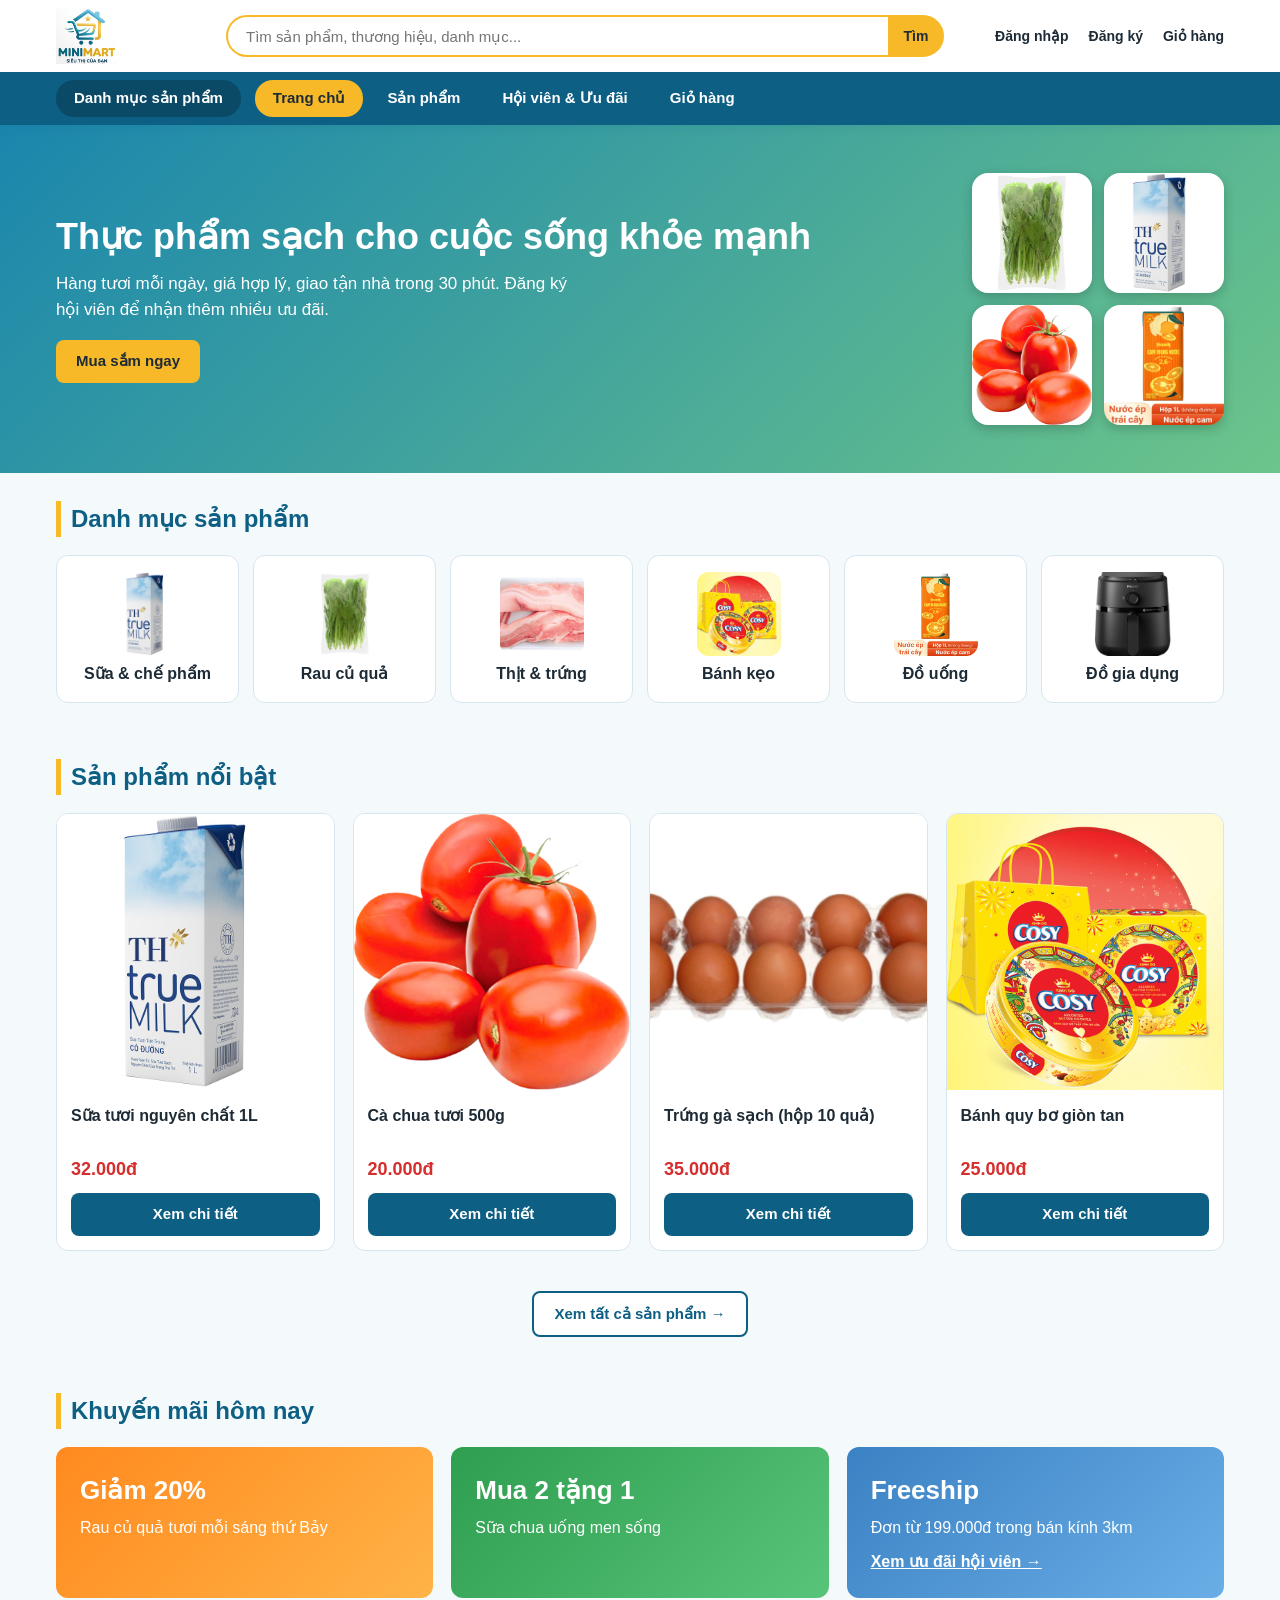
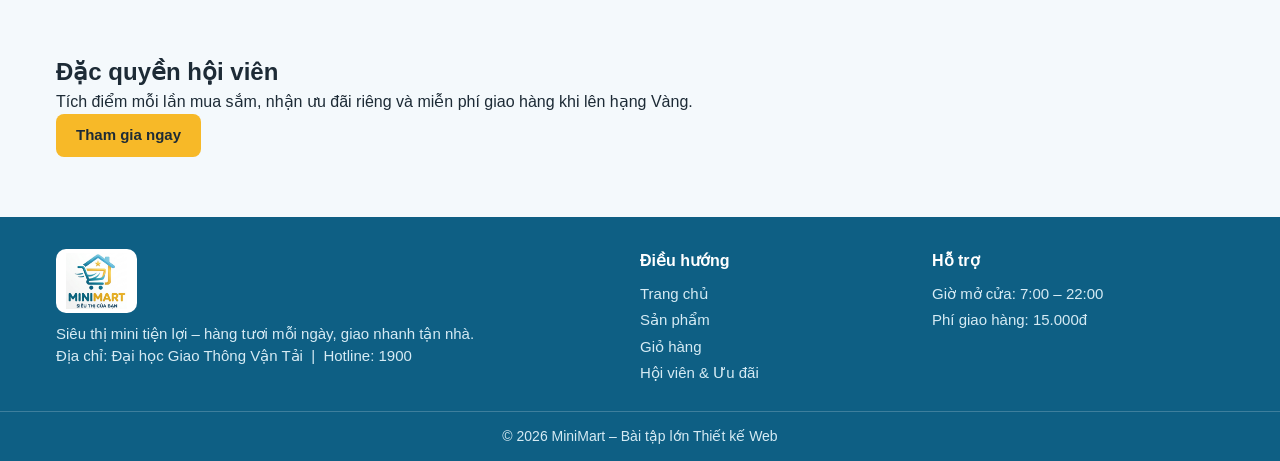
<file: index.html>
<!DOCTYPE html>
<html lang="vi">
<head>
  <meta charset="UTF-8">
  <meta name="viewport" content="width=device-width, initial-scale=1.0">
  <title>MiniMart – Siêu thị mini tiện lợi</title>
 
  <link rel="stylesheet" href="css/style.css">
  <link rel="stylesheet" href="css/home.css">
</head>
<body>

  <!-- ===== HEADER (mẫu chung) ===== -->
  <header class="header">
    <div class="container top-bar">
      <a href="index.html" class="logo"><img src="images/logo-mark.png" alt="MiniMart – Siêu thị của bạn"></a>
      <form class="o-tim-header" action="products.html">
        <input type="text" name="q" placeholder="Tìm sản phẩm, thương hiệu, danh mục..." aria-label="Tìm sản phẩm">
        <button type="submit">Tìm</button>
      </form>
      <div class="tk-gio">
        <a href="dang-nhap.html">Đăng nhập</a>
        <a href="dang-ky.html">Đăng ký</a>
        <a href="cart.html">Giỏ hàng</a>
      </div>
      <button class="menu-btn" onclick="doiMenu()" aria-label="Mở menu">☰</button>
    </div>
    <div class="thanh-nav">
      <div class="container">
        <nav id="menu" class="nav">
          <a href="products.html" class="nav-dm">Danh mục sản phẩm</a>
          <a href="index.html" class="active">Trang chủ</a>
          <a href="products.html">Sản phẩm</a>
          <a href="member.html">Hội viên &amp; Ưu đãi</a>
          <a href="cart.html">Giỏ hàng</a>
        </nav>
      </div>
    </div>
  </header>

  <main>
    <!-- ===== BANNER ===== -->
    <section class="banner">
      <div class="container banner-inner">
        <div class="banner-chu">
          <h1>Thực phẩm sạch cho cuộc sống khỏe mạnh</h1>
          <p>Hàng tươi mỗi ngày, giá hợp lý, giao tận nhà trong 30 phút. Đăng ký hội viên để nhận thêm nhiều ưu đãi.</p>
          <a href="products.html" class="btn btn-vang">Mua sắm ngay</a>
        </div>
        <div class="banner-hinh">
          <img src="images/products/rau-cai-xanh.png" alt="Rau cải">
          <img src="images/products/sua-tuoi-1l.png" alt="Sữa tươi">
          <img src="images/products/ca-chua.png" alt="Cà chua">
          <img src="images/products/nuoc-cam-ep.png" alt="Nước cam">
        </div>
      </div>
    </section>

    <!-- ===== DANH MỤC ===== -->
    <section>
      <div class="container">
        <h2 class="tieu-de">Danh mục sản phẩm</h2>
        <div class="luoi-dm">
          <a href="products.html" class="dm"><img src="images/products/sua-tuoi-1l.png" alt="Sữa &amp; chế phẩm">Sữa &amp; chế phẩm</a>
          <a href="products.html" class="dm"><img src="images/products/rau-cai-xanh.png" alt="Rau củ quả">Rau củ quả</a>
          <a href="products.html" class="dm"><img src="images/products/thi-lon.png" alt="Thịt &amp; trứng">Thịt &amp; trứng</a>
          <a href="products.html" class="dm"><img src="images/products/banh-quy-bo.png" alt="Bánh kẹo">Bánh kẹo</a>
          <a href="products.html" class="dm"><img src="images/products/nuoc-cam-ep.png" alt="Đồ uống">Đồ uống</a>
          <a href="products.html" class="dm"><img src="images/products/noi-chien.png" alt="Đồ gia dụng">Đồ gia dụng</a>
        </div>
      </div>
    </section>

    <!-- ===== SẢN PHẨM NỔI BẬT ===== -->
    <section>
      <div class="container">
        <h2 class="tieu-de">Sản phẩm nổi bật</h2>
        <div class="luoi-sp">
          <div class="card">
            <div class="card-anh"><img src="images/products/sua-tuoi-1l.png" alt="Sữa tươi nguyên chất 1L"></div>
            <div class="card-noidung">
              <div class="card-ten">Sữa tươi nguyên chất 1L</div>
              <div class="card-gia">32.000đ</div>
              <a href="product-detail.html" class="btn">Xem chi tiết</a>
            </div>
          </div>
          <div class="card">
            <div class="card-anh"><img src="images/products/ca-chua.png" alt="Cà chua tươi 500g"></div>
            <div class="card-noidung">
              <div class="card-ten">Cà chua tươi 500g</div>
              <div class="card-gia">20.000đ</div>
              <a href="product-detail.html" class="btn">Xem chi tiết</a>
            </div>
          </div>
          <div class="card">
            <div class="card-anh"><img src="images/products/trung- ga.png" alt="Trứng gà sạch (hộp 10 quả)"></div>
            <div class="card-noidung">
              <div class="card-ten">Trứng gà sạch (hộp 10 quả)</div>
              <div class="card-gia">35.000đ</div>
              <a href="product-detail.html" class="btn">Xem chi tiết</a>
            </div>
          </div>
          <div class="card">
            <div class="card-anh"><img src="images/products/banh-quy-bo.png" alt="Bánh quy bơ giòn tan"></div>
            <div class="card-noidung">
              <div class="card-ten">Bánh quy bơ giòn tan</div>
              <div class="card-gia">25.000đ</div>
              <a href="product-detail.html" class="btn">Xem chi tiết</a>
            </div>
          </div>
        </div>
        <p class="xem-them"><a href="products.html" class="btn btn-vien">Xem tất cả sản phẩm →</a></p>
      </div>
    </section>

    <!-- ===== KHUYẾN MÃI ===== -->
    <section>
      <div class="container">
        <h2 class="tieu-de">Khuyến mãi hôm nay</h2>
        <div class="luoi-km">
          <div class="km km-1">
            <h3>Giảm 20%</h3>
            <p>Rau củ quả tươi mỗi sáng thứ Bảy</p>
          </div>
          <div class="km km-2">
            <h3>Mua 2 tặng 1</h3>
            <p>Sữa chua uống men sống</p>
          </div>
          <div class="km km-3">
            <h3>Freeship</h3>
            <p>Đơn từ 199.000đ trong bán kính 3km</p>
            <a href="member.html">Xem ưu đãi hội viên →</a>
          </div>
        </div>
      </div>
    </section>

    <!-- ===== ĐẶC QUYỀN HỘI VIÊN ===== -->
    <section>
      <div class="container">
        <div class="dac-quyen">
          <div class="dq-chu">
            <h2>Đặc quyền hội viên</h2>
            <p>Tích điểm mỗi lần mua sắm, nhận ưu đãi riêng và miễn phí giao hàng khi lên hạng Vàng.</p>
            <a href="member.html" class="btn btn-vang">Tham gia ngay</a>
          </div>
          
        </div>
      </div>
    </section>
  </main>

  <!-- ===== FOOTER (mẫu chung) ===== -->
  <footer class="footer">
    <div class="container footer-luoi">
      <div>
        <img class="logo-ft" src="images/logo-mark.png" alt="MiniMart – Siêu thị của bạn">
        <p>Siêu thị mini tiện lợi – hàng tươi mỗi ngày, giao nhanh tận nhà.</p>
        <p>Địa chỉ: Đại học Giao Thông Vận Tải  &nbsp;|&nbsp; Hotline: 1900 </p>
      </div>
      <div>
        <h4>Điều hướng</h4>
        <a href="index.html">Trang chủ</a>
        <a href="products.html">Sản phẩm</a>
        <a href="cart.html">Giỏ hàng</a>
        <a href="member.html">Hội viên &amp; Ưu đãi</a>
      </div>
      <div>
        <h4>Hỗ trợ</h4>
        <a href="#">Giờ mở cửa: 7:00 – 22:00</a>
        <a href="#">Phí giao hàng: 15.000đ</a>
      </div>
    </div>
    <div class="ban-quyen">© 2026 MiniMart – Bài tập lớn Thiết kế Web</div>
  </footer>
<script src="js/header.js"></script>
  <script src="js/home.js"></script>
</body>
</html>
</file>
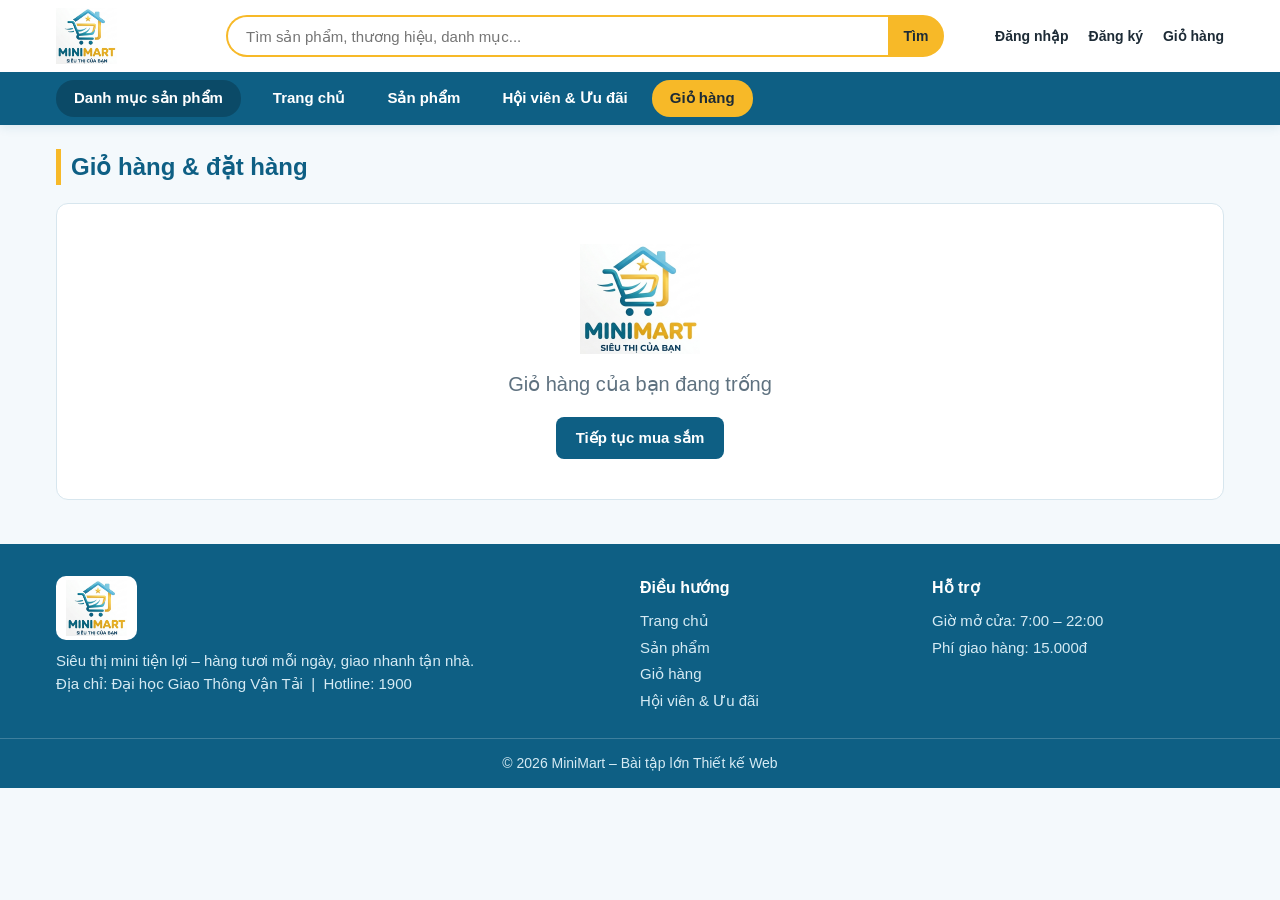
<file: cart.html>
<!DOCTYPE html>
<html lang="vi">
<head>
  <meta charset="UTF-8">
  <meta name="viewport" content="width=device-width, initial-scale=1.0">
  <title>Giỏ hàng – MiniMart</title>
  <link rel="icon" href="images/icons/favicon.svg" type="image/svg+xml">
  <link rel="stylesheet" href="css/style.css">
  <link rel="stylesheet" href="css/cart.css">
</head>
<body>


  <header class="header">
    <div class="container top-bar">
      <a href="index.html" class="logo"><img src="images/logo-mark.png" alt="MiniMart – Siêu thị của bạn"></a>
      <form class="o-tim-header" action="products.html">
        <input type="text" name="q" placeholder="Tìm sản phẩm, thương hiệu, danh mục..." aria-label="Tìm sản phẩm">
        <button type="submit">Tìm</button>
      </form>
      <div class="tk-gio">
        <a href="dang-nhap.html">Đăng nhập </a>
        <a href="dang-ky.html">Đăng ký</a>
        <a href="cart.html">Giỏ hàng</a>
      </div>
      <button class="menu-btn" onclick="doiMenu()" aria-label="Mở menu">☰</button>
    </div>
    <div class="thanh-nav">
      <div class="container">
        <nav id="menu" class="nav">
          <a href="products.html" class="nav-dm">Danh mục sản phẩm</a>
          <a href="index.html">Trang chủ</a>
          <a href="products.html">Sản phẩm</a>
          <a href="member.html">Hội viên &amp; Ưu đãi</a>
          <a href="cart.html" class="active">Giỏ hàng</a>
        </nav>
      </div>
    </div>
  </header>

  <main class="container">
    <h1 class="tieu-de">Giỏ hàng &amp; đặt hàng</h1>

    <!-- ===== GIỎ TRỐNG ===== -->
    <div id="gioTrong" class="gio-trong">
      <div class="icon"><img src="images/logo-mark.png" alt=""></div>
      <p>Giỏ hàng của bạn đang trống</p>
      <a href="products.html" class="btn">Tiếp tục mua sắm</a>
    </div>

    <!-- ===== ĐẶT HÀNG XONG ===== -->
    <div id="datXong" class="gio-trong">
      <div class="icon"><img src="images/logo-mark.png" alt=""></div>
      <p id="loiCamOn"></p>
      <a href="products.html" class="btn">Tiếp tục mua sắm</a>
    </div>

    <!-- ===== NỘI DUNG GIỎ ===== -->
    <div id="noiDungGio" class="cart-layout">

      <!-- Cột trái: bảng giỏ hàng -->
      <div class="cot-bang">
        <table class="bang-gio">
          <thead>
            <tr>
              <th>Sản phẩm</th>
              <th>Đơn giá</th>
              <th>Số lượng</th>
              <th>Thành tiền</th>
              <th></th>
            </tr>
          </thead>
          <tbody id="thanBang">
            <!-- Các dòng sản phẩm được JavaScript tạo từ giỏ hàng -->
          </tbody>
        </table>

        <!-- Form nhận hàng -->
        <div class="khung form-nhan">
          <h2>Thông tin nhận hàng</h2>
          <div class="nhom-form">
            <label for="ten">Họ và tên</label>
            <input type="text" id="ten" placeholder="Nguyễn Văn A">
            <span class="loi" id="loiTen"></span>
          </div>
          <div class="nhom-form">
            <label for="sdt">Số điện thoại</label>
            <input type="text" id="sdt" placeholder="0912345678" maxlength="10">
            <span class="loi" id="loiSdt"></span>
          </div>
          <div class="nhom-form">
            <label for="diachi">Địa chỉ nhận hàng</label>
            <textarea id="diachi" rows="2" placeholder="Số nhà, đường, phường/xã, quận/huyện"></textarea>
            <span class="loi" id="loiDiachi"></span>
          </div>
        </div>
      </div>

      <!-- Cột phải: tổng tiền -->
      <aside class="khung tong-tien">
        <h2>Tóm tắt đơn hàng</h2>
        <div class="dong-tien"><span>Tạm tính</span><span id="tamTinh">0đ</span></div>
        <div class="dong-tien"><span>Phí giao hàng</span><span id="phiGiao">15.000đ</span></div>
        <div class="dong-tien tong"><span>Tổng cộng</span><span id="tongTien">0đ</span></div>
        <button class="btn btn-vang nut-dat" onclick="datHang()">Đặt hàng</button>
        <div id="thanhCong" class="thanh-cong"></div>
        <a href="products.html" class="tiep-tuc">← Tiếp tục mua sắm</a>
      </aside>
    </div>
  </main>

  <!-- ===== FOOTER (mẫu chung) ===== -->
  <footer class="footer">
    <div class="container footer-luoi">
      <div>
        <img class="logo-ft" src="images/logo-mark.png" alt="MiniMart – Siêu thị của bạn">
        <p>Siêu thị mini tiện lợi – hàng tươi mỗi ngày, giao nhanh tận nhà.</p>
        <p>Địa chỉ: Đại học Giao Thông Vận Tải &nbsp;|&nbsp; Hotline: 1900</p>
      </div>
      <div>
        <h4>Điều hướng</h4>
        <a href="index.html">Trang chủ</a>
        <a href="products.html">Sản phẩm</a>
        <a href="cart.html">Giỏ hàng</a>
        <a href="member.html">Hội viên &amp; Ưu đãi</a>
      </div>
      <div>
        <h4>Hỗ trợ</h4>
        <a href="#">Giờ mở cửa: 7:00 – 22:00</a>
        <a href="#">Phí giao hàng: 15.000đ</a>
      </div>
    </div>
    <div class="ban-quyen">© 2026 MiniMart – Bài tập lớn Thiết kế Web</div>
  </footer>
  
  <script src="js/header.js"></script>
  <script src="js/cart.js"></script>
</body>
</html>
</file>
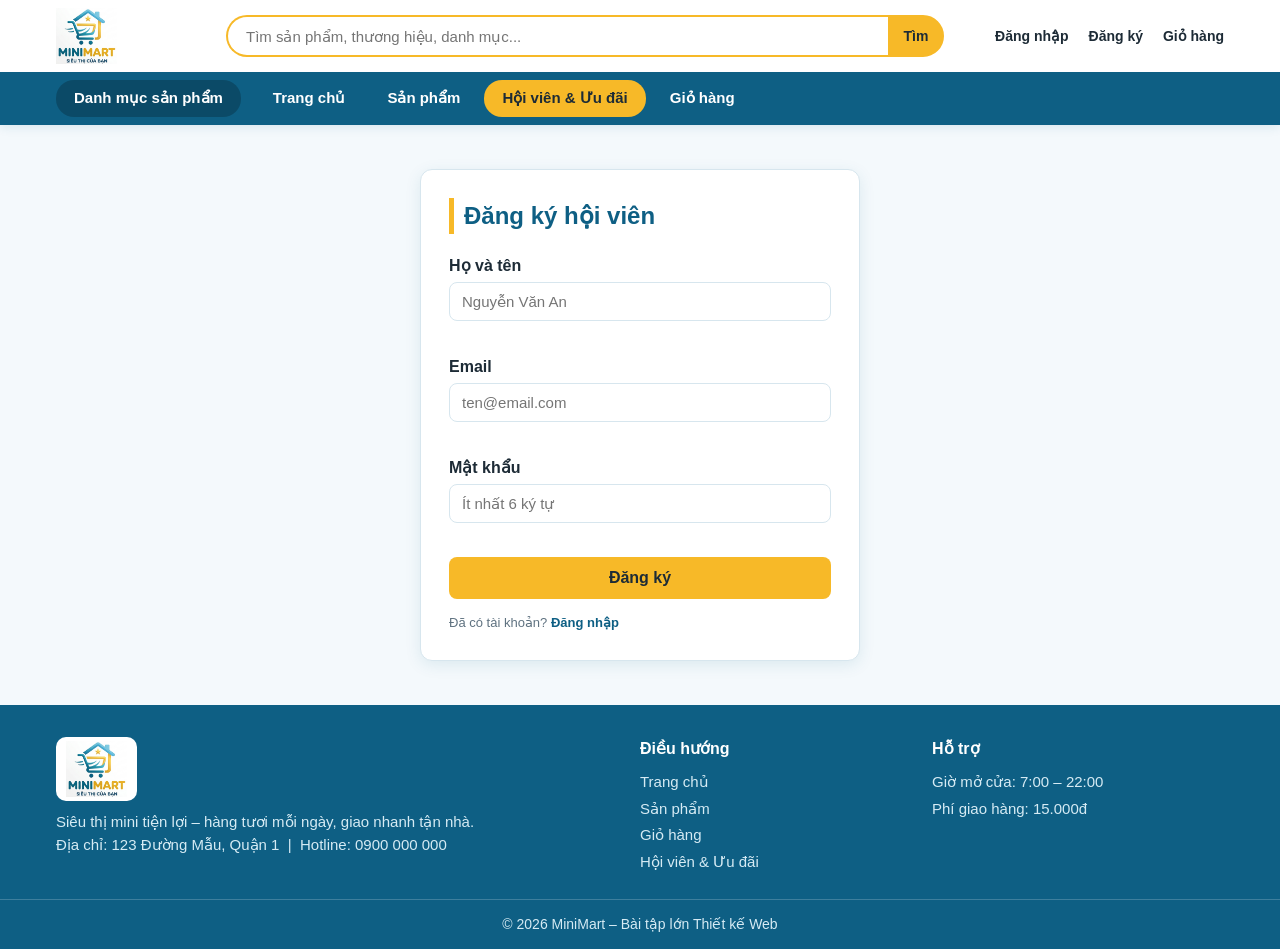
<file: dang-ki.html>
<!DOCTYPE html>
<html lang="vi">
<head>
  <meta charset="UTF-8">
  <meta name="viewport" content="width=device-width, initial-scale=1.0">
  <title>Đăng ký hội viên – MiniMart</title>
  <link rel="icon" href="images/icons/favicon.svg" type="image/svg+xml">
  <link rel="stylesheet" href="css/style.css">
  <link rel="stylesheet" href="css/member.css">
</head>
<body>

  <header class="header">
    <div class="container top-bar">
      <a href="index.html" class="logo"><img src="images/logo-mark.png" alt="MiniMart – Siêu thị của bạn"></a>
      <form class="o-tim-header" action="products.html">
        <input type="text" name="q" placeholder="Tìm sản phẩm, thương hiệu, danh mục..." aria-label="Tìm sản phẩm">
        <button type="submit">Tìm</button>
      </form>
      <div class="tk-gio">
        <a href="dang-nhap.html">Đăng nhập</a>
        <a href="dang-ky.html">Đăng ký</a>
        <a href="cart.html">Giỏ hàng</a>
      </div>
      <button class="menu-btn" onclick="doiMenu()" aria-label="Mở menu">☰</button>
    </div>
    <div class="thanh-nav">
      <div class="container">
        <nav id="menu" class="nav">
          <a href="products.html" class="nav-dm">Danh mục sản phẩm</a>
          <a href="index.html">Trang chủ</a>
          <a href="products.html">Sản phẩm</a>
          <a href="member.html" class="active">Hội viên &amp; Ưu đãi</a>
          <a href="cart.html">Giỏ hàng</a>
        </nav>
      </div>
    </div>
  </header>

  <main class="container">
    <form class="khung hop-form" onsubmit="return false;">
          <h3>Đăng ký hội viên</h3>
          <div class="nhom-form">
            <label for="dkTen">Họ và tên</label>
            <input type="text" id="dkTen" placeholder="Nguyễn Văn An">
            <span class="loi" id="loiDkTen"></span>
          </div>
          <div class="nhom-form">
            <label for="dkEmail">Email</label>
            <input type="text" id="dkEmail" placeholder="ten@email.com">
            <span class="loi" id="loiDkEmail"></span>
          </div>
          <div class="nhom-form">
            <label for="dkMatKhau">Mật khẩu</label>
            <input type="password" id="dkMatKhau" placeholder="Ít nhất 6 ký tự">
            <span class="loi" id="loiDkMatKhau"></span>
          </div>
          <button type="button" class="btn btn-vang" onclick="dangKy()">Đăng ký</button>
          <div id="dkThanhCong" class="thanh-cong"></div>
          <p class="goi-y">Đã có tài khoản? <a href="dang-nhap.html">Đăng nhập</a></p>
        </form>
  </main>

  <footer class="footer">
    <div class="container footer-luoi">
      <div>
        <img class="logo-ft" src="images/logo-mark.png" alt="MiniMart – Siêu thị của bạn">
        <p>Siêu thị mini tiện lợi – hàng tươi mỗi ngày, giao nhanh tận nhà.</p>
        <p>Địa chỉ: 123 Đường Mẫu, Quận 1 &nbsp;|&nbsp; Hotline: 0900 000 000</p>
      </div>
      <div>
        <h4>Điều hướng</h4>
        <a href="index.html">Trang chủ</a>
        <a href="products.html">Sản phẩm</a>
        <a href="cart.html">Giỏ hàng</a>
        <a href="member.html">Hội viên &amp; Ưu đãi</a>
      </div>
      <div>
        <h4>Hỗ trợ</h4>
        <a href="#">Giờ mở cửa: 7:00 – 22:00</a>
        <a href="#">Phí giao hàng: 15.000đ</a>
      </div>
    </div>
    <div class="ban-quyen">© 2026 MiniMart – Bài tập lớn Thiết kế Web</div>
  </footer>

  <script src="js/member.js"></script>
</body>
</html>
</file>
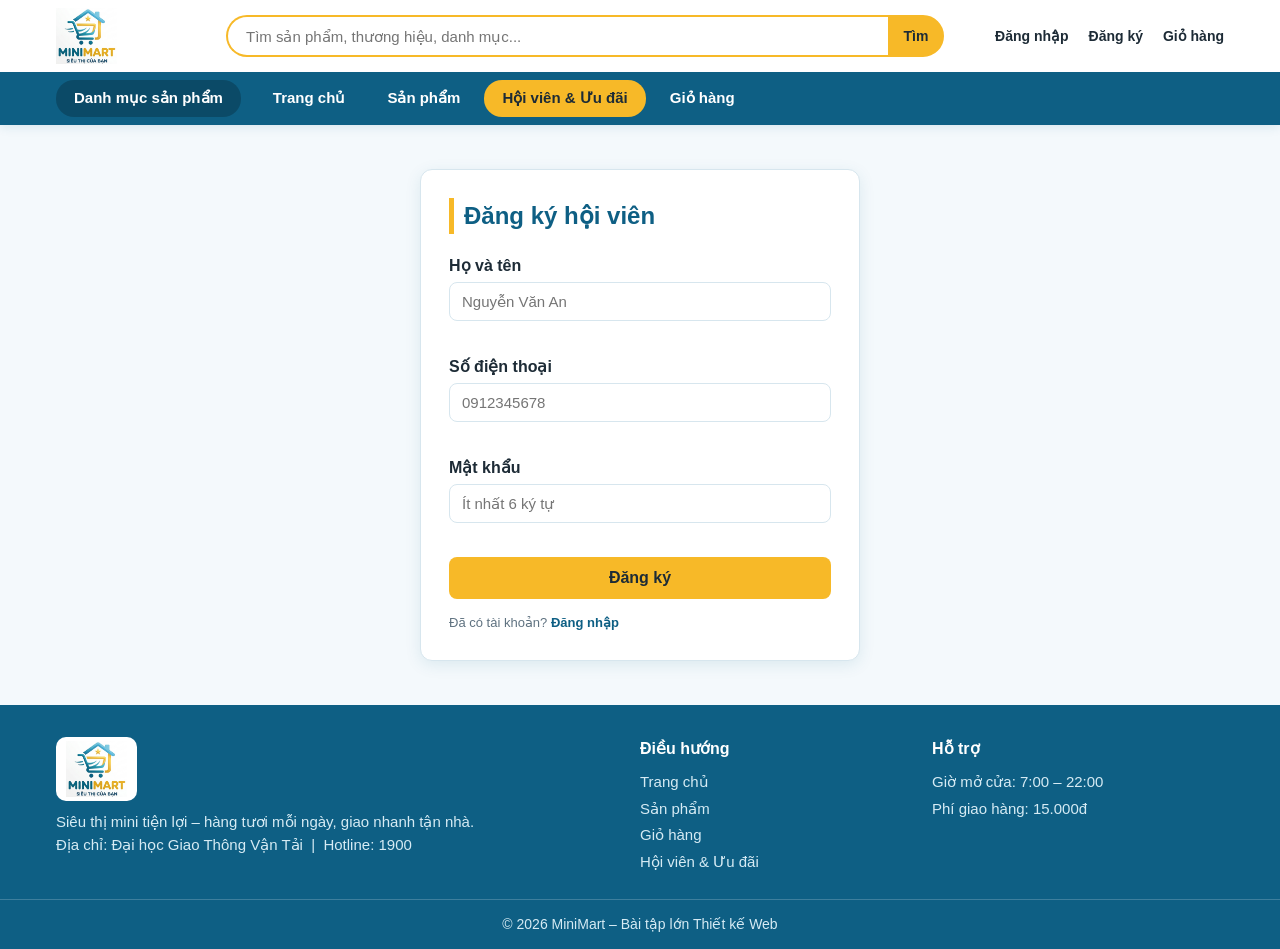
<file: dang-ky.html>
<!DOCTYPE html>
<html lang="vi">
<head>
  <meta charset="UTF-8">
  <meta name="viewport" content="width=device-width, initial-scale=1.0">
  <title>Đăng ký hội viên – MiniMart</title>
  <link rel="icon" href="images/icons/favicon.svg" type="image/svg+xml">
  <link rel="stylesheet" href="css/style.css">
  <link rel="stylesheet" href="css/member.css">
</head>
<body>

  <header class="header">
    <div class="container top-bar">
      <a href="index.html" class="logo"><img src="images/logo-mark.png" alt="MiniMart – Siêu thị của bạn"></a>
      <form class="o-tim-header" action="products.html">
        <input type="text" name="q" placeholder="Tìm sản phẩm, thương hiệu, danh mục..." aria-label="Tìm sản phẩm">
        <button type="submit">Tìm</button>
      </form>
      <div class="tk-gio">
        <a href="dang-nhap.html">Đăng nhập</a>
        <a href="dang-ky.html">Đăng ký</a>
        <a href="cart.html">Giỏ hàng</a>
      </div>
      <button class="menu-btn" onclick="doiMenu()" aria-label="Mở menu">☰</button>
    </div>
    <div class="thanh-nav">
      <div class="container">
        <nav id="menu" class="nav">
          <a href="products.html" class="nav-dm">Danh mục sản phẩm</a>
          <a href="index.html">Trang chủ</a>
          <a href="products.html">Sản phẩm</a>
          <a href="member.html" class="active">Hội viên &amp; Ưu đãi</a>
          <a href="cart.html">Giỏ hàng</a>
        </nav>
      </div>
    </div>
  </header>

  <main class="container">
    <form class="khung hop-form" onsubmit="return false;">
          <h3>Đăng ký hội viên</h3>
          <div class="nhom-form">
            <label for="dkTen">Họ và tên</label>
            <input type="text" id="dkTen" placeholder="Nguyễn Văn An">
            <span class="loi" id="loiDkTen"></span>
          </div>
          <div class="nhom-form">
            <label for="dkSdt">Số điện thoại</label>
            <input type="text" id="dkSdt" placeholder="0912345678" maxlength="10" inputmode="numeric">
            <span class="loi" id="loiDkSdt"></span>
          </div>
          <div class="nhom-form">
            <label for="dkMatKhau">Mật khẩu</label>
            <input type="password" id="dkMatKhau" placeholder="Ít nhất 6 ký tự">
            <span class="loi" id="loiDkMatKhau"></span>
          </div>
          <button type="button" class="btn btn-vang" onclick="dangKy()">Đăng ký</button>
          <div id="dkThanhCong" class="thanh-cong"></div>
          <p class="goi-y">Đã có tài khoản? <a href="dang-nhap.html">Đăng nhập</a></p>
        </form>
  </main>

  <footer class="footer">
    <div class="container footer-luoi">
      <div>
        <img class="logo-ft" src="images/logo-mark.png" alt="MiniMart – Siêu thị của bạn">
        <p>Siêu thị mini tiện lợi – hàng tươi mỗi ngày, giao nhanh tận nhà.</p>
        <p>Địa chỉ: Đại học Giao Thông Vận Tải &nbsp;|&nbsp; Hotline: 1900</p>
      </div>
      <div>
        <h4>Điều hướng</h4>
        <a href="index.html">Trang chủ</a>
        <a href="products.html">Sản phẩm</a>
        <a href="cart.html">Giỏ hàng</a>
        <a href="member.html">Hội viên &amp; Ưu đãi</a>
      </div>
      <div>
        <h4>Hỗ trợ</h4>
        <a href="#">Giờ mở cửa: 7:00 – 22:00</a>
        <a href="#">Phí giao hàng: 15.000đ</a>
      </div>
    </div>
    <div class="ban-quyen">© 2026 MiniMart – Bài tập lớn Thiết kế Web</div>
  </footer>

  <script src="js/header.js"></script>
  <script src="js/member.js"></script>
</body>
</html>
</file>
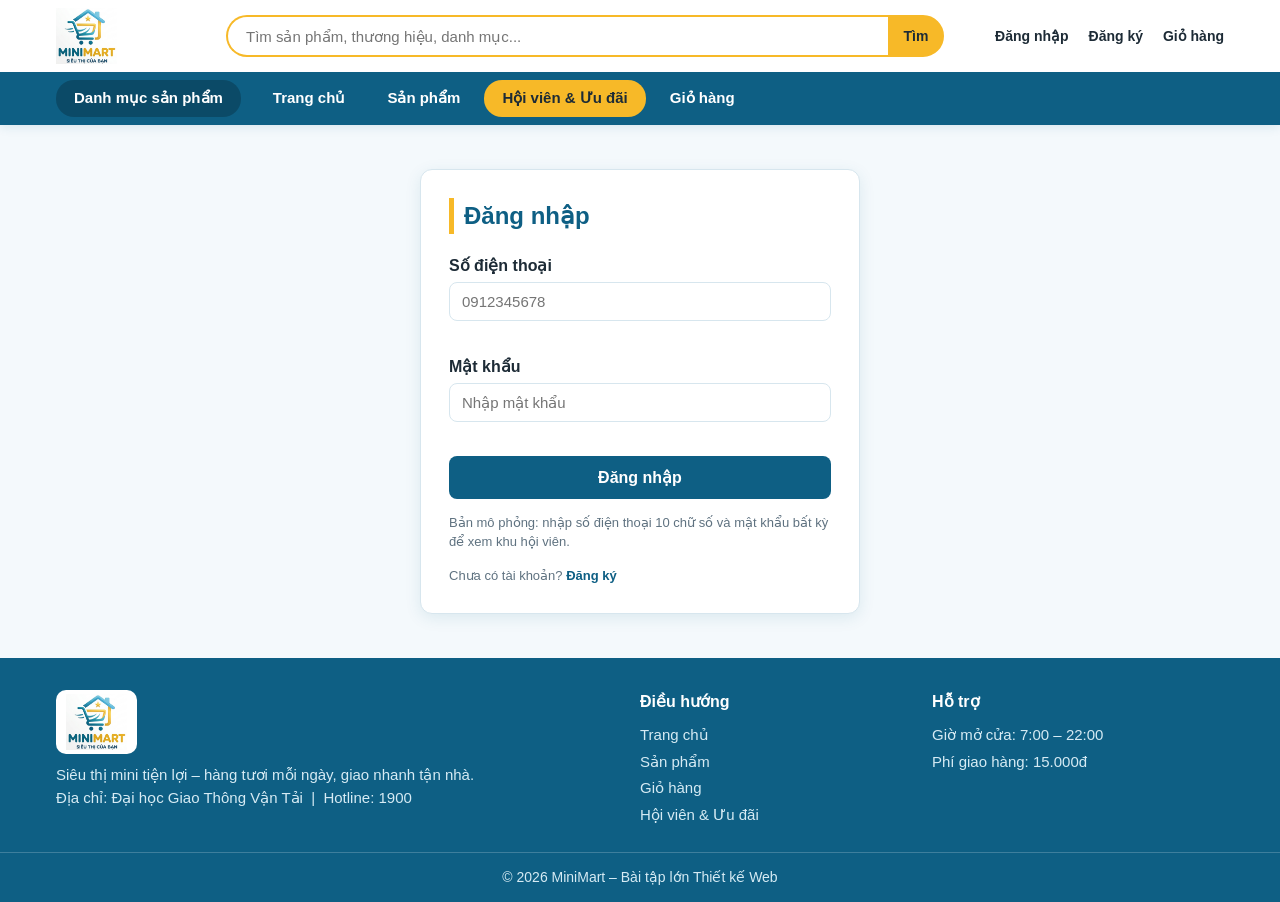
<file: dang-nhap.html>
<!DOCTYPE html>
<html lang="vi">
<head>
  <meta charset="UTF-8">
  <meta name="viewport" content="width=device-width, initial-scale=1.0">
  <title>Đăng nhập – MiniMart</title>
  <link rel="icon" href="images/icons/favicon.svg" type="image/svg+xml">
  <link rel="stylesheet" href="css/style.css">
  <link rel="stylesheet" href="css/member.css">
</head>
<body>

  <header class="header">
    <div class="container top-bar">
      <a href="index.html" class="logo"><img src="images/logo-mark.png" alt="MiniMart – Siêu thị của bạn"></a>
      <form class="o-tim-header" action="products.html">
        <input type="text" name="q" placeholder="Tìm sản phẩm, thương hiệu, danh mục..." aria-label="Tìm sản phẩm">
        <button type="submit">Tìm</button>
      </form>
      <div class="tk-gio">
        <a href="dang-nhap.html">Đăng nhập</a>
        <a href="dang-ky.html">Đăng ký</a>
        <a href="cart.html">Giỏ hàng</a>
      </div>
      <button class="menu-btn" onclick="doiMenu()" aria-label="Mở menu">☰</button>
    </div>
    <div class="thanh-nav">
      <div class="container">
        <nav id="menu" class="nav">
          <a href="products.html" class="nav-dm">Danh mục sản phẩm</a>
          <a href="index.html">Trang chủ</a>
          <a href="products.html">Sản phẩm</a>
          <a href="member.html" class="active">Hội viên &amp; Ưu đãi</a>
          <a href="cart.html">Giỏ hàng</a>
        </nav>
      </div>
    </div>
  </header>

  <main class="container">
    <form class="khung hop-form" onsubmit="return false;">
          <h3>Đăng nhập</h3>
          <div class="nhom-form">
            <label for="dnSdt">Số điện thoại</label>
            <input type="text" id="dnSdt" placeholder="0912345678" maxlength="10" inputmode="numeric">
            <span class="loi" id="loiDnSdt"></span>
          </div>
          <div class="nhom-form">
            <label for="dnMatKhau">Mật khẩu</label>
            <input type="password" id="dnMatKhau" placeholder="Nhập mật khẩu">
            <span class="loi" id="loiDnMatKhau"></span>
          </div>
          <button type="button" class="btn" onclick="dangNhap()">Đăng nhập</button>
          <p class="goi-y">Bản mô phỏng: nhập số điện thoại 10 chữ số và mật khẩu bất kỳ để xem khu hội viên.</p>
          <p class="goi-y">Chưa có tài khoản? <a href="dang-ky.html">Đăng ký</a></p>
        </form>
  </main>

  <footer class="footer">
    <div class="container footer-luoi">
      <div>
        <img class="logo-ft" src="images/logo-mark.png" alt="MiniMart – Siêu thị của bạn">
        <p>Siêu thị mini tiện lợi – hàng tươi mỗi ngày, giao nhanh tận nhà.</p>
        <p>Địa chỉ: Đại học Giao Thông Vận Tải &nbsp;|&nbsp; Hotline: 1900</p>
      </div>
      <div>
        <h4>Điều hướng</h4>
        <a href="index.html">Trang chủ</a>
        <a href="products.html">Sản phẩm</a>
        <a href="cart.html">Giỏ hàng</a>
        <a href="member.html">Hội viên &amp; Ưu đãi</a>
      </div>
      <div>
        <h4>Hỗ trợ</h4>
        <a href="#">Giờ mở cửa: 7:00 – 22:00</a>
        <a href="#">Phí giao hàng: 15.000đ</a>
      </div>
    </div>
    <div class="ban-quyen">© 2026 MiniMart – Bài tập lớn Thiết kế Web</div>
  </footer>

  <script src="js/header.js"></script>
  <script src="js/member.js"></script>
</body>
</html>
</file>
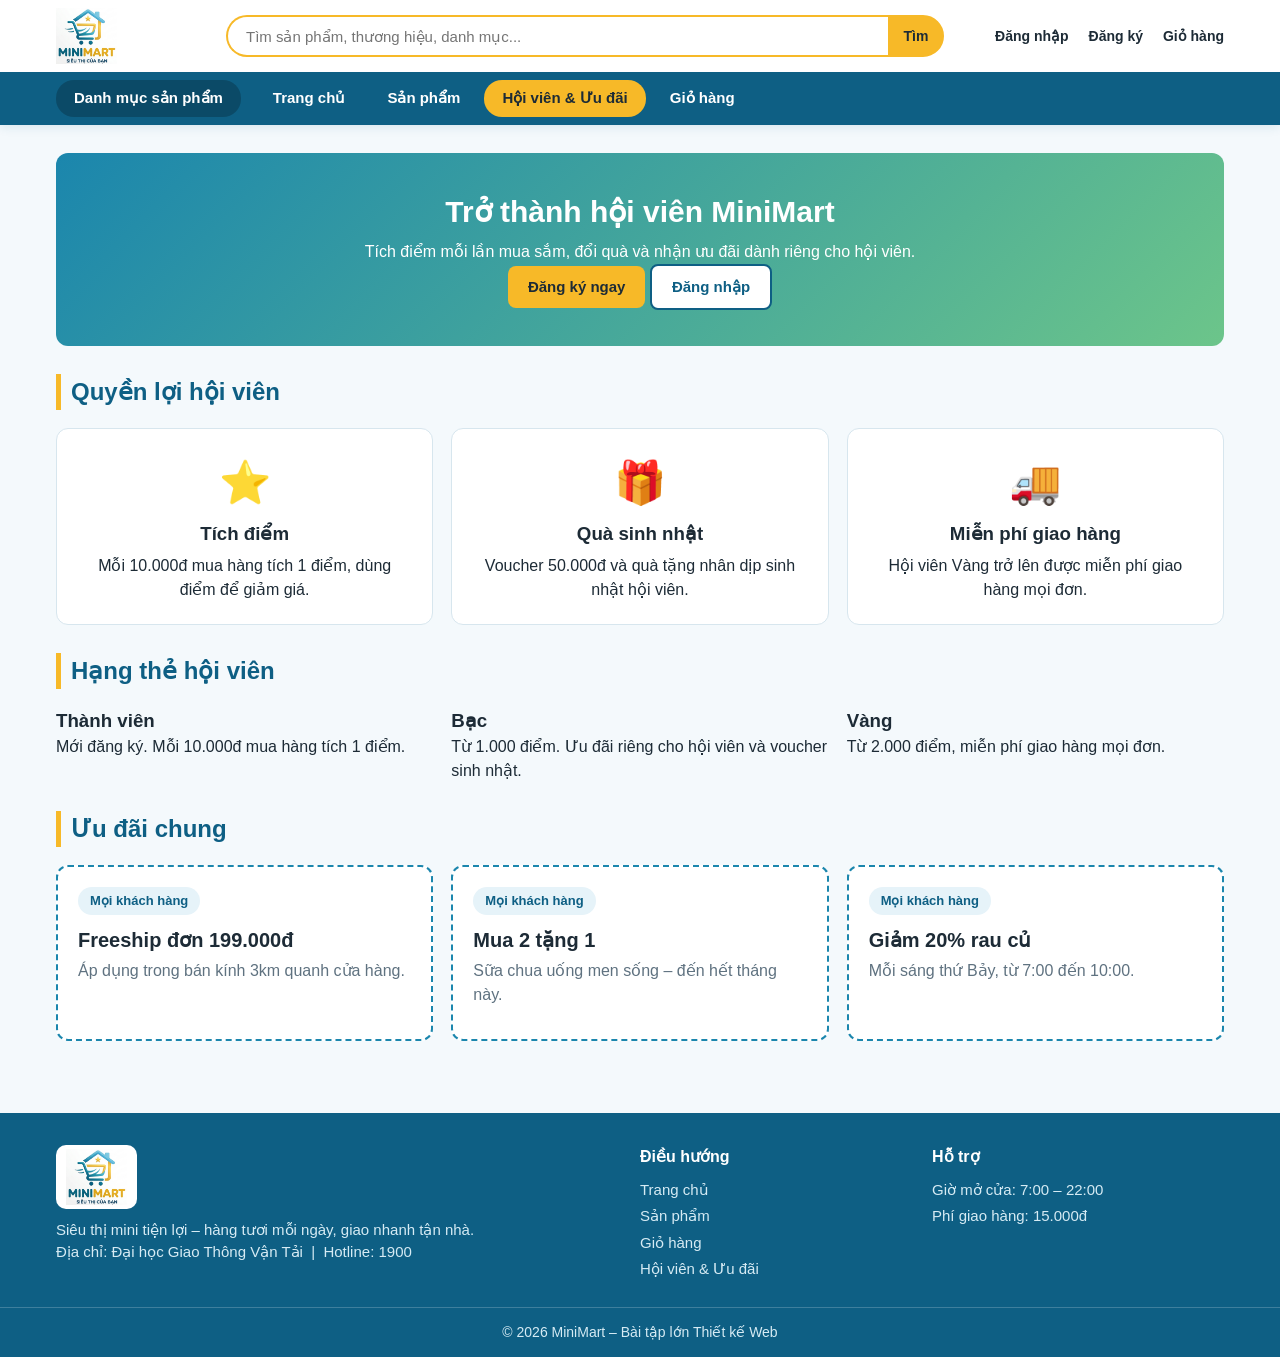
<file: member.html>
<!DOCTYPE html>
<html lang="vi">
<head>
  <meta charset="UTF-8">
  <meta name="viewport" content="width=device-width, initial-scale=1.0">
  <title>Hội viên &amp; Ưu đãi – MiniMart</title>
  <link rel="icon" href="images/icons/favicon.svg" type="image/svg+xml">
  <link rel="stylesheet" href="css/style.css">
  <link rel="stylesheet" href="css/member.css">
</head>
<body>

  <header class="header">
    <div class="container top-bar">
      <a href="index.html" class="logo"><img src="images/logo-mark.png" alt="MiniMart – Siêu thị của bạn"></a>
      <form class="o-tim-header" action="products.html">
        <input type="text" name="q" placeholder="Tìm sản phẩm, thương hiệu, danh mục..." aria-label="Tìm sản phẩm">
        <button type="submit">Tìm</button>
      </form>
      <div class="tk-gio">
        <a href="dang-nhap.html">Đăng nhập</a>
        <a href="dang-ky.html">Đăng ký</a>
        <a href="cart.html">Giỏ hàng</a>
      </div>
      <button class="menu-btn" onclick="doiMenu()" aria-label="Mở menu">☰</button>
    </div>
    <div class="thanh-nav">
      <div class="container">
        <nav id="menu" class="nav">
          <a href="products.html" class="nav-dm">Danh mục sản phẩm</a>
          <a href="index.html">Trang chủ</a>
          <a href="products.html">Sản phẩm</a>
          <a href="member.html" class="active">Hội viên &amp; Ưu đãi</a>
          <a href="cart.html">Giỏ hàng</a>
        </nav>
      </div>
    </div>
  </header>

  <main class="container">

    <div id="khuKhach">
      <section class="gioi-thieu">
        <h1>Trở thành hội viên MiniMart</h1>
        <p>Tích điểm mỗi lần mua sắm, đổi quà và nhận ưu đãi dành riêng cho hội viên.</p>
        <a href="dang-ky.html" class="btn btn-vang">Đăng ký ngay</a>
        <a href="dang-nhap.html" class="btn btn-vien">Đăng nhập</a>
      </section>

      <h2 class="tieu-de">Quyền lợi hội viên</h2>
      <div class="luoi-3">
        <div class="the-quyen"><div class="bieu-tuong">⭐</div><h3>Tích điểm</h3><p>Mỗi 10.000đ mua hàng tích 1 điểm, dùng điểm để giảm giá.</p></div>
        <div class="the-quyen"><div class="bieu-tuong">🎁</div><h3>Quà sinh nhật</h3><p>Voucher 50.000đ và quà tặng nhân dịp sinh nhật hội viên.</p></div>
        <div class="the-quyen"><div class="bieu-tuong">🚚</div><h3>Miễn phí giao hàng</h3><p>Hội viên Vàng trở lên được miễn phí giao hàng mọi đơn.</p></div>
      </div>

      <h2 class="tieu-de">Hạng thẻ hội viên</h2>
      <div class="luoi-3">
        <div class="the-hang"><h3>Thành viên</h3><p>Mới đăng ký. Mỗi 10.000đ mua hàng tích 1 điểm.</p></div>
        <div class="the-hang bac"><h3>Bạc</h3><p>Từ 1.000 điểm. Ưu đãi riêng cho hội viên và voucher sinh nhật.</p></div>
        <div class="the-hang vang"><h3>Vàng</h3><p>Từ 2.000 điểm, miễn phí giao hàng mọi đơn.</p></div>
      </div>
    </div>

    <div id="khuHoiVien" style="display: none;">
      <section class="chao-hoi-vien">
        <div>
          <h1>Xin chào, <span id="tenHV"></span></h1>
          
        </div>
        <button class="btn btn-vien" onclick="dangXuat()">Đăng xuất</button>
      </section>

      <div class="luoi-3">
        <div class="o-so"><span class="nhan-o">Điểm hiện có</span><span class="so-lon" id="diemHV">0</span><span class="phu">điểm</span></div>
        <div class="o-so"><span class="nhan-o">Hạng thẻ</span><span class="badge badge-tv" id="hangHV">Thành viên</span><span class="phu" id="hangPhu"></span></div>
        <div class="o-so"><span class="nhan-o">Thành viên từ</span><span class="so-lon nho" id="tuHV"></span><span class="phu" id="soDonHV"></span></div>
      </div>

      <h2 class="tieu-de">Ưu đãi riêng cho bạn</h2>
      <div class="luoi-3">
        <div class="the-uu-dai rieng"><span class="badge badge-cam">Riêng bạn</span><h3>Giảm 10%</h3><p>Toàn bộ rau củ quả – hết hạn 31/12</p><a href="products.html" class="btn">Mua ngay</a></div>
        <div class="the-uu-dai rieng"><span class="badge badge-cam">Riêng bạn</span><h3>Voucher 30.000đ</h3><p>Cho đơn từ 200.000đ – hết hạn 30/11</p><a href="cart.html" class="btn">Dùng ở giỏ hàng</a></div>
        <div class="the-uu-dai rieng"><span class="badge badge-cam">Riêng bạn</span><h3>Nhân đôi điểm</h3><p>Tích gấp đôi điểm cho nhóm đồ uống</p><a href="products.html" class="btn">Xem đồ uống</a></div>
      </div>

      <h2 class="tieu-de">Lịch sử mua hàng</h2>
      <div class="cuon-bang">
        <table class="bang-ls">
          <thead>
            <tr><th>Mã đơn</th><th>Ngày mua</th><th>Số món</th><th>Tổng tiền</th><th>Điểm tích</th></tr>
          </thead>
          <tbody id="thanLichSu"></tbody>
        </table>
      </div>
    </div>

    <section class="uu-dai-chung">
      <h2 class="tieu-de">Ưu đãi chung</h2>
      <div class="luoi-3">
        <div class="the-uu-dai"><span class="badge badge-xanh">Mọi khách hàng</span><h3>Freeship đơn 199.000đ</h3><p>Áp dụng trong bán kính 3km quanh cửa hàng.</p></div>
        <div class="the-uu-dai"><span class="badge badge-xanh">Mọi khách hàng</span><h3>Mua 2 tặng 1</h3><p>Sữa chua uống men sống – đến hết tháng này.</p></div>
        <div class="the-uu-dai"><span class="badge badge-xanh">Mọi khách hàng</span><h3>Giảm 20% rau củ</h3><p>Mỗi sáng thứ Bảy, từ 7:00 đến 10:00.</p></div>
      </div>
    </section>
  </main>

  <footer class="footer">
    <div class="container footer-luoi">
      <div>
        <img class="logo-ft" src="images/logo-mark.png" alt="MiniMart – Siêu thị của bạn">
        <p>Siêu thị mini tiện lợi – hàng tươi mỗi ngày, giao nhanh tận nhà.</p>
        <p>Địa chỉ: Đại học Giao Thông Vận Tải &nbsp;|&nbsp; Hotline: 1900</p>
      </div>
      <div>
        <h4>Điều hướng</h4>
        <a href="index.html">Trang chủ</a>
        <a href="products.html">Sản phẩm</a>
        <a href="cart.html">Giỏ hàng</a>
        <a href="member.html">Hội viên &amp; Ưu đãi</a>
      </div>
      <div>
        <h4>Hỗ trợ</h4>
        <a href="#">Giờ mở cửa: 7:00 – 22:00</a>
        <a href="#">Phí giao hàng: 15.000đ</a>
      </div>
    </div>
    <div class="ban-quyen">© 2026 MiniMart – Bài tập lớn Thiết kế Web</div>
  </footer>
  
  <script src="js/header.js"></script>
  <script src="js/member.js"></script>
</body>
</html>
</file>
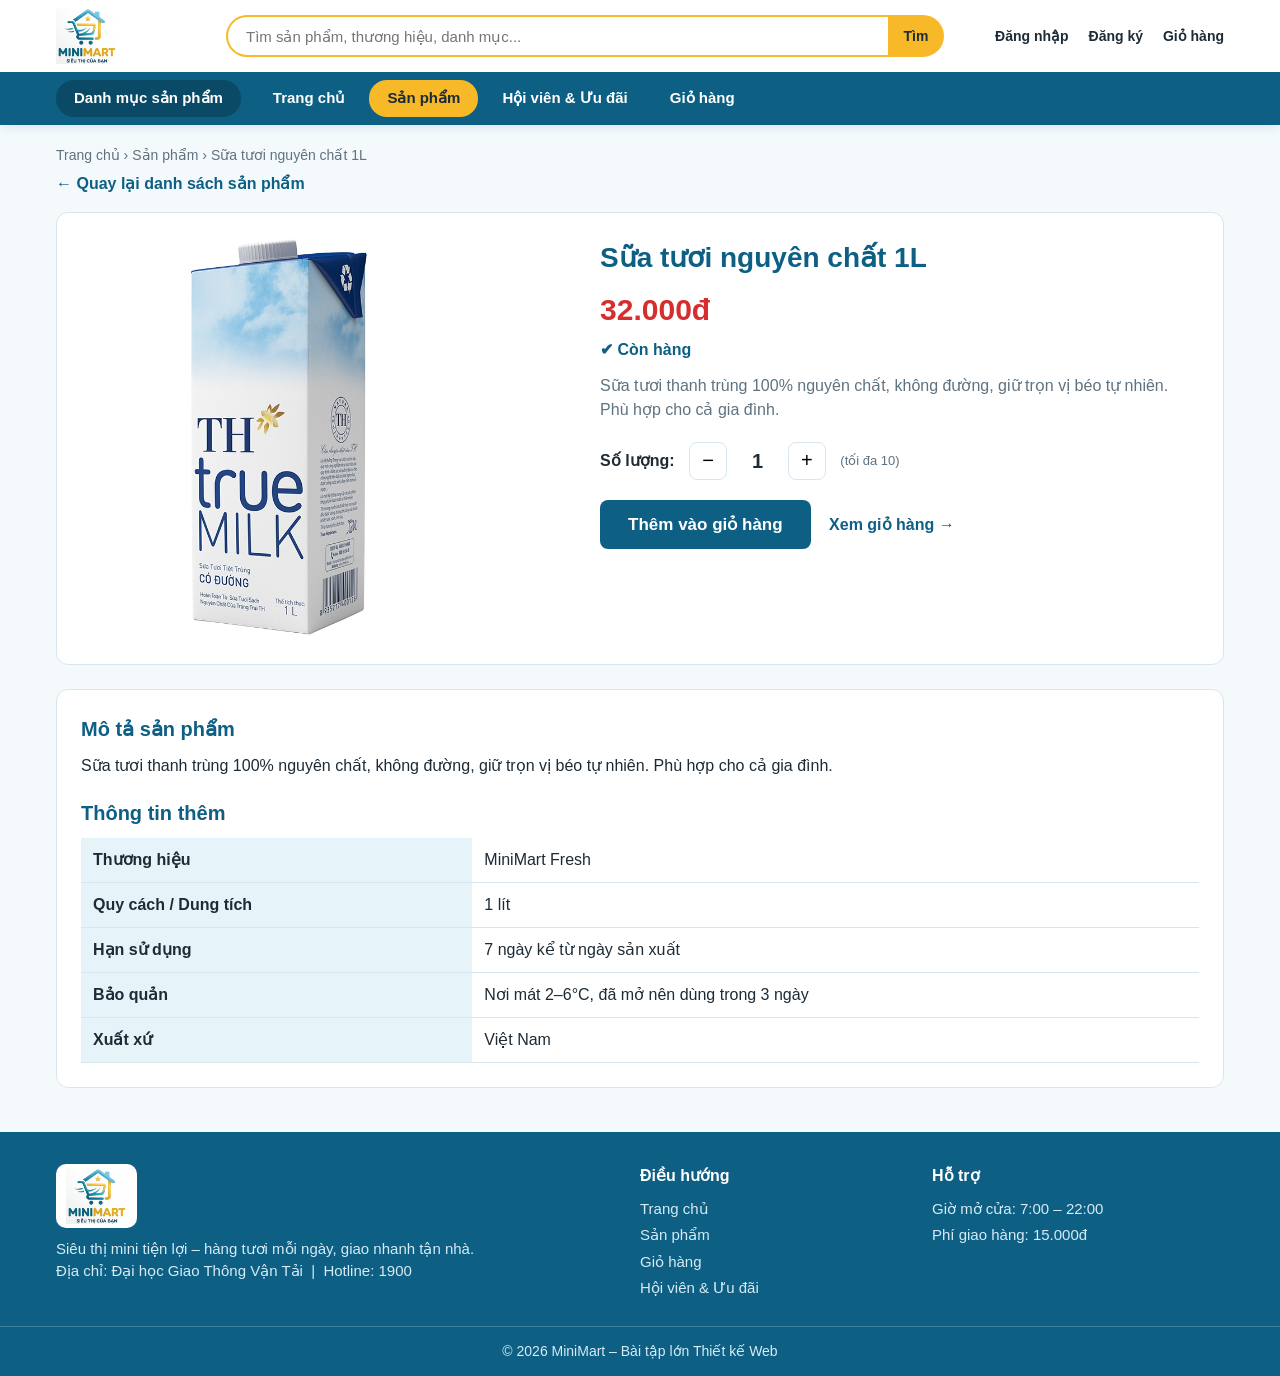
<file: product-detail.html>
<!DOCTYPE html>
<html lang="vi">
<head>
  <meta charset="UTF-8">
  <meta name="viewport" content="width=device-width, initial-scale=1.0">
  <title>Sữa tươi nguyên chất 1L – MiniMart</title>
  <link rel="icon" href="images/icons/favicon.svg" type="image/svg+xml">
  <link rel="stylesheet" href="css/style.css">
  <link rel="stylesheet" href="css/detail.css">
</head>
<body>

  <!-- ===== HEADER (mẫu chung) ===== -->
  <header class="header">
    <div class="container top-bar">
      <a href="index.html" class="logo"><img src="images/logo-mark.png" alt="MiniMart – Siêu thị của bạn"></a>
      <form class="o-tim-header" action="products.html">
        <input type="text" name="q" placeholder="Tìm sản phẩm, thương hiệu, danh mục..." aria-label="Tìm sản phẩm">
        <button type="submit">Tìm</button>
      </form>
      <div class="tk-gio">
        <a href="dang-nhap.html">Đăng nhập</a>
        <a href="dang-ky.html">Đăng ký</a>
        <a href="cart.html">Giỏ hàng</a>
      </div>
      <button class="menu-btn" onclick="doiMenu()" aria-label="Mở menu">☰</button>
    </div>
    <div class="thanh-nav">
      <div class="container">
        <nav id="menu" class="nav">
          <a href="products.html" class="nav-dm">Danh mục sản phẩm</a>
          <a href="index.html">Trang chủ</a>
          <a href="products.html" class="active">Sản phẩm</a>
          <a href="member.html">Hội viên &amp; Ưu đãi</a>
          <a href="cart.html">Giỏ hàng</a>
        </nav>
      </div>
    </div>
  </header>

  <main class="container">
    <!-- Đường dẫn -->
    <p class="duong-dan">
      <a href="index.html">Trang chủ</a> › <a href="products.html">Sản phẩm</a> › Sữa tươi nguyên chất 1L
    </p>
    <a href="products.html" class="quay-lai">← Quay lại danh sách sản phẩm</a>

    <!-- ===== 2 CỘT: ẢNH | THÔNG TIN ===== -->
    <div class="chi-tiet">
      <div class="cot-anh">
        
        <div class="anh-lon"><img id="anhLon" src="images/products/sua-tuoi-1l.png" alt="Sữa tươi nguyên chất 1L"></div>
        </div>

      <div class="cot-tin">
        <h1>Sữa tươi nguyên chất 1L</h1>
        <p class="gia">32.000đ</p>
        <p class="tinh-trang">✔ Còn hàng</p>
        <p class="mo-ta-ngan">Sữa tươi thanh trùng 100% nguyên chất, không đường, giữ trọn vị béo tự nhiên. Phù hợp cho cả gia đình.</p>

        <div class="chon-sl">
          <span class="nhan">Số lượng:</span>
          <button class="nut-sl" onclick="doiSL(-1)" aria-label="Giảm">−</button>
          <span id="sl" class="so-sl">1</span>
          <button class="nut-sl" onclick="doiSL(1)" aria-label="Tăng">+</button>
          <span class="gioi-han">(tối đa 10)</span>
        </div>

        <button class="btn nut-them" onclick="themGio()">Thêm vào giỏ hàng</button>
        <a href="cart.html" class="xem-gio">Xem giỏ hàng →</a>
      </div>
    </div>

    <!-- ===== MÔ TẢ + THÔNG TIN THÊM ===== -->
    <section class="khoi-mo-ta">
      <h2>Mô tả sản phẩm</h2>
      <p>Sữa tươi nguyên chất được lấy từ trang trại bò sữa đạt chuẩn, qua thanh trùng nhanh để giữ nguyên dưỡng chất. Sản phẩm giàu canxi, protein và vitamin D, thích hợp uống trực tiếp, làm sinh tố hoặc nấu ăn.</p>

      <h2>Thông tin thêm</h2>
      <table class="bang-tin">
        <tr><td>Thương hiệu</td><td>MiniMart Fresh</td></tr>
        <tr><td>Dung tích</td><td>1 lít</td></tr>
        <tr><td>Hạn sử dụng</td><td>7 ngày kể từ ngày sản xuất</td></tr>
        <tr><td>Bảo quản</td><td>Nơi mát 2–6°C, đã mở nên dùng trong 3 ngày</td></tr>
        <tr><td>Xuất xứ</td><td>Việt Nam</td></tr>
      </table>
    </section>
  </main>

  <!-- Thông báo "Đã thêm vào giỏ hàng" -->
  <div id="thongbao" class="toast"></div>

  <!-- ===== FOOTER (mẫu chung) ===== -->
  <footer class="footer">
    <div class="container footer-luoi">
      <div>
        <img class="logo-ft" src="images/logo-mark.png" alt="MiniMart – Siêu thị của bạn">
        <p>Siêu thị mini tiện lợi – hàng tươi mỗi ngày, giao nhanh tận nhà.</p>
        <p>Địa chỉ: Đại học Giao Thông Vận Tải &nbsp;|&nbsp; Hotline: 1900</p>
      </div>
      <div>
        <h4>Điều hướng</h4>
        <a href="index.html">Trang chủ</a>
        <a href="products.html">Sản phẩm</a>
        <a href="cart.html">Giỏ hàng</a>
        <a href="member.html">Hội viên &amp; Ưu đãi</a>
      </div>
      <div>
        <h4>Hỗ trợ</h4>
        <a href="#">Giờ mở cửa: 7:00 – 22:00</a>
        <a href="#">Phí giao hàng: 15.000đ</a>
      </div>
    </div>
    <div class="ban-quyen">© 2026 MiniMart – Bài tập lớn Thiết kế Web</div>
  </footer>


  
  <script src="js/header.js"></script>
  <script src="js/data.js"></script>
  <script src="js/detail.js"></script>
</body>
</html>
</file>
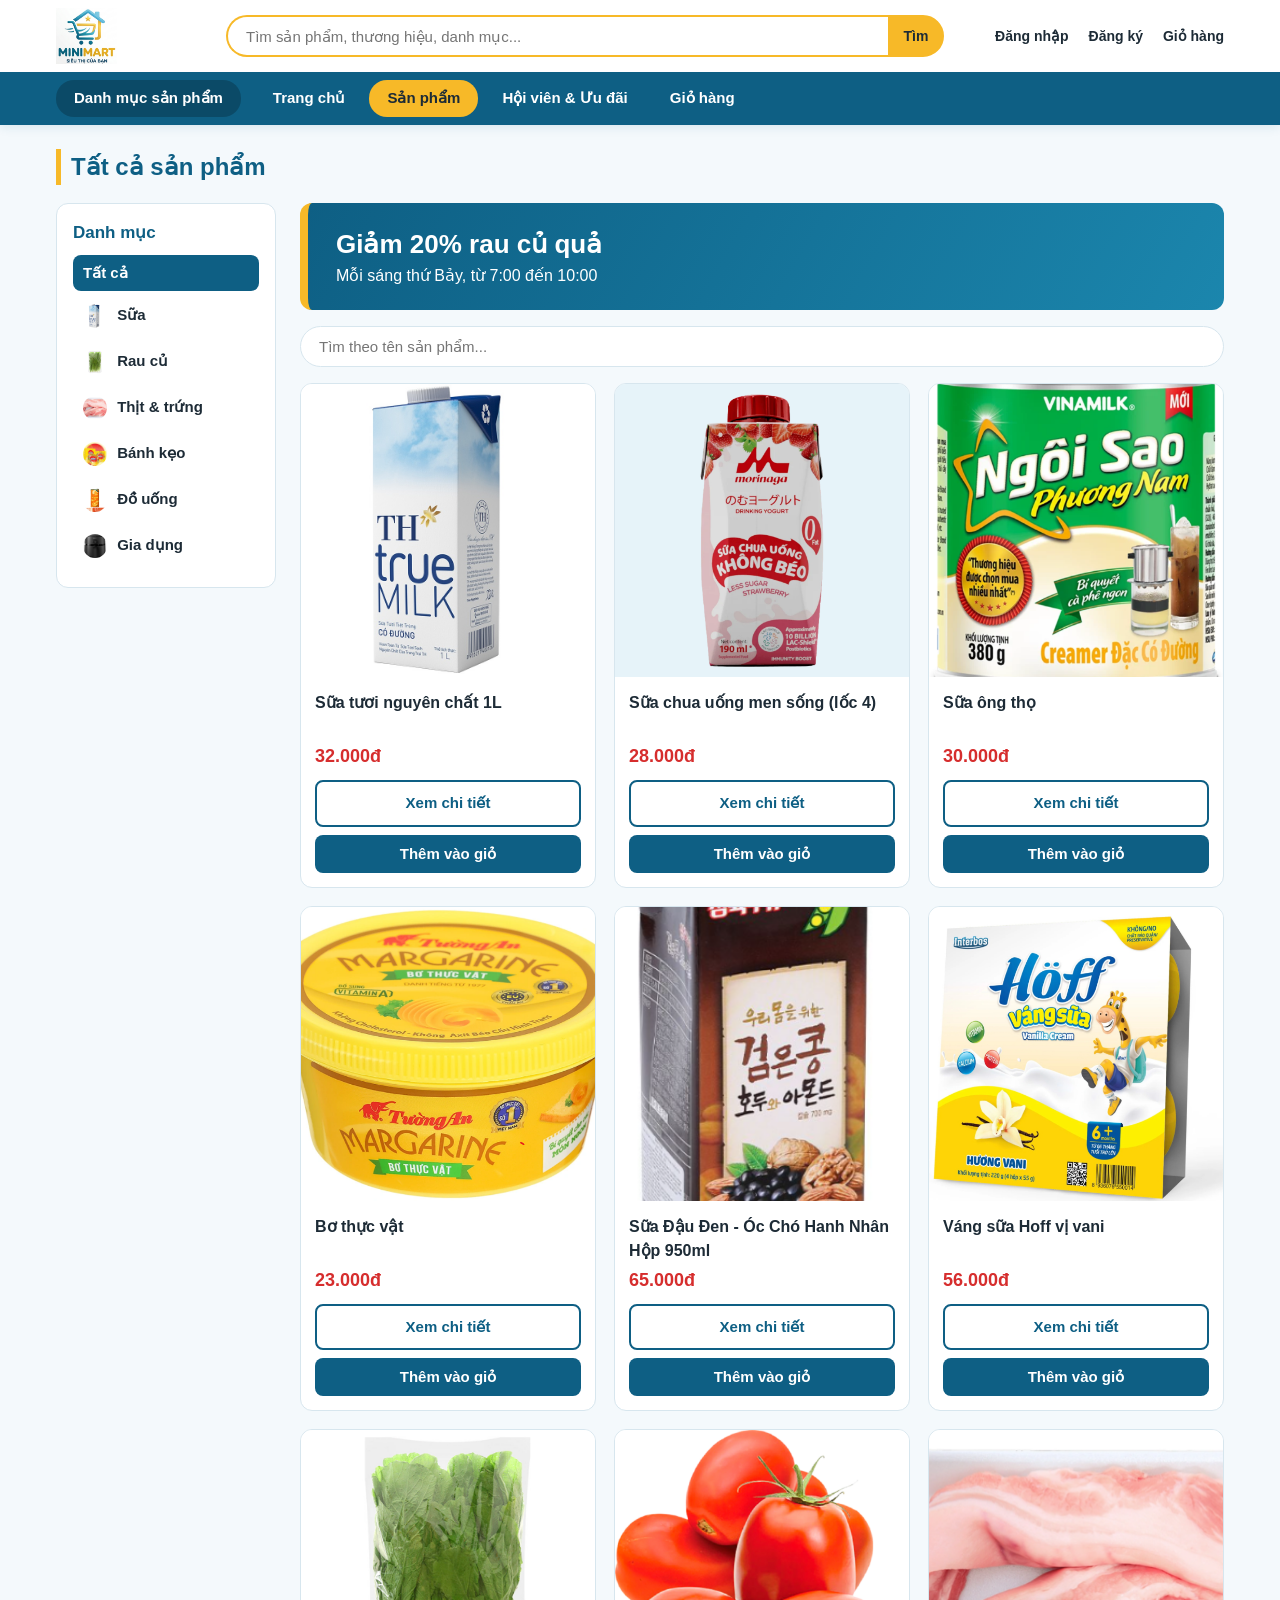
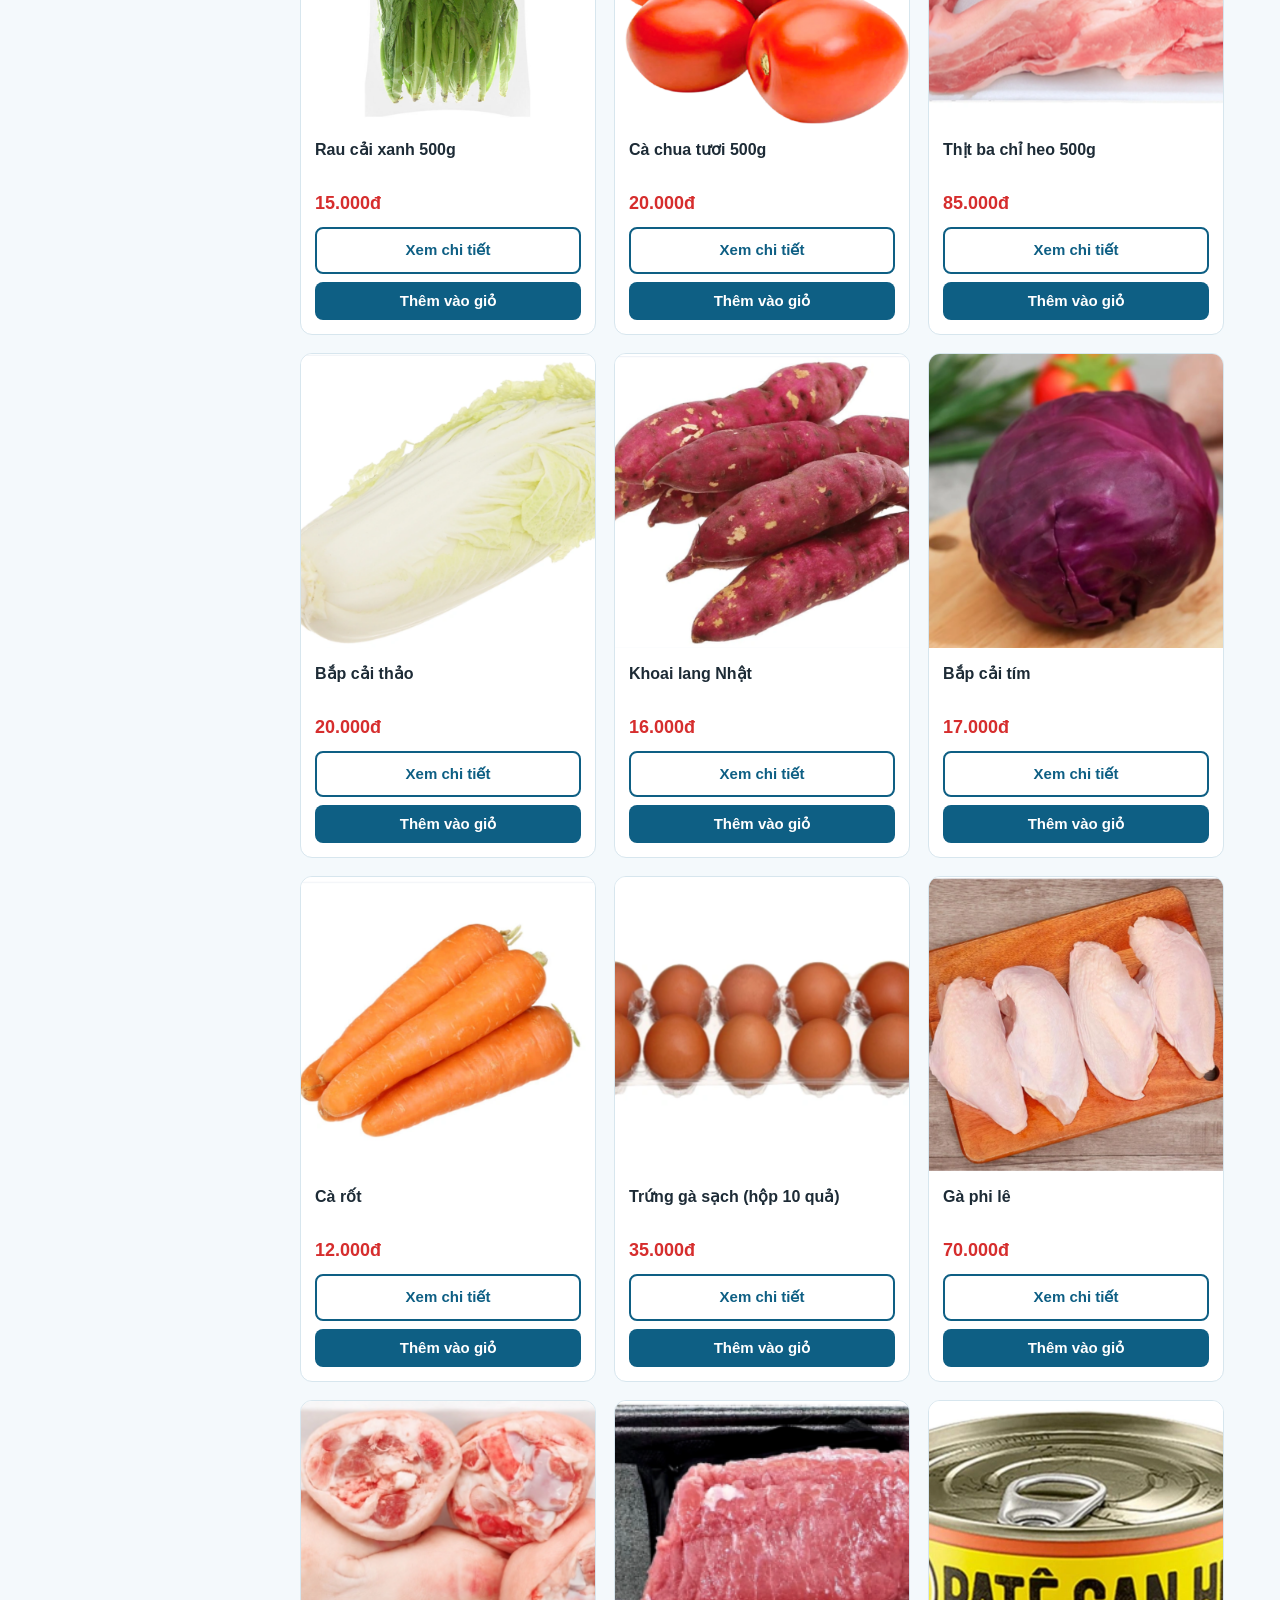
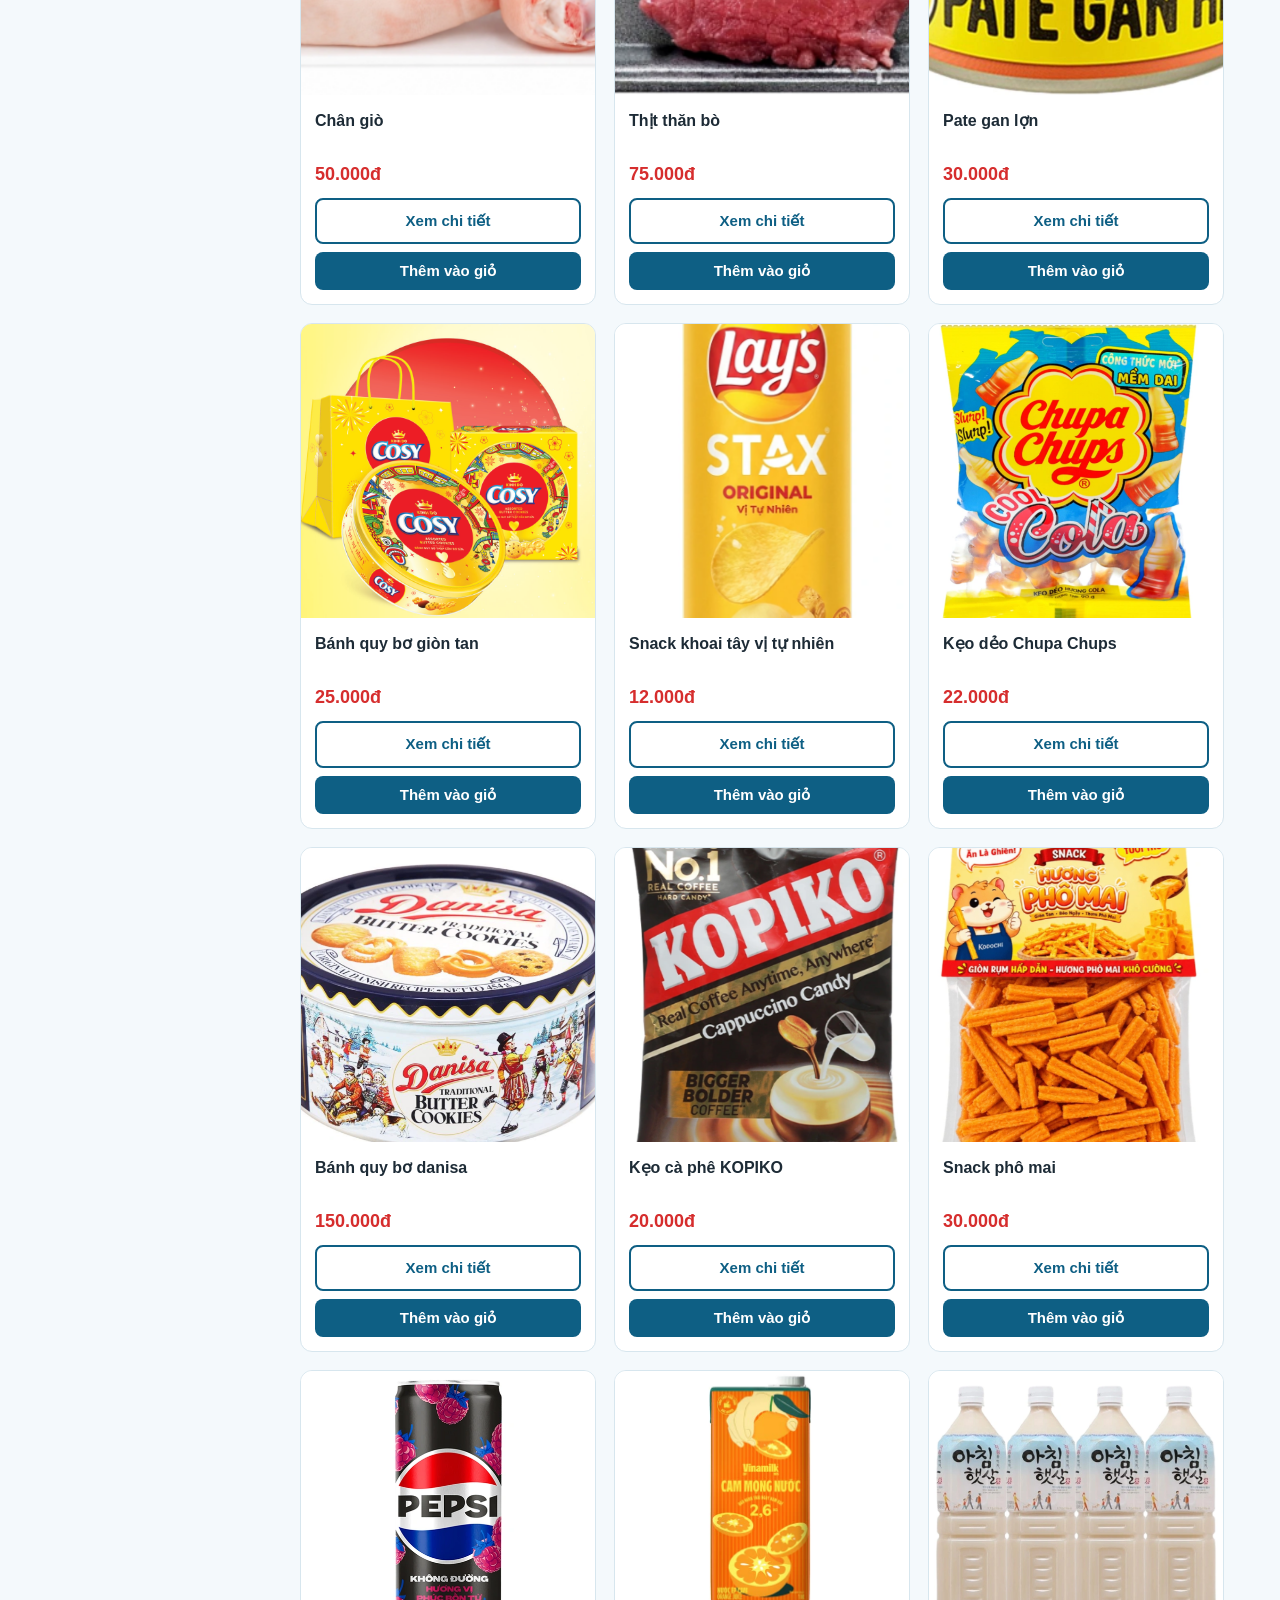
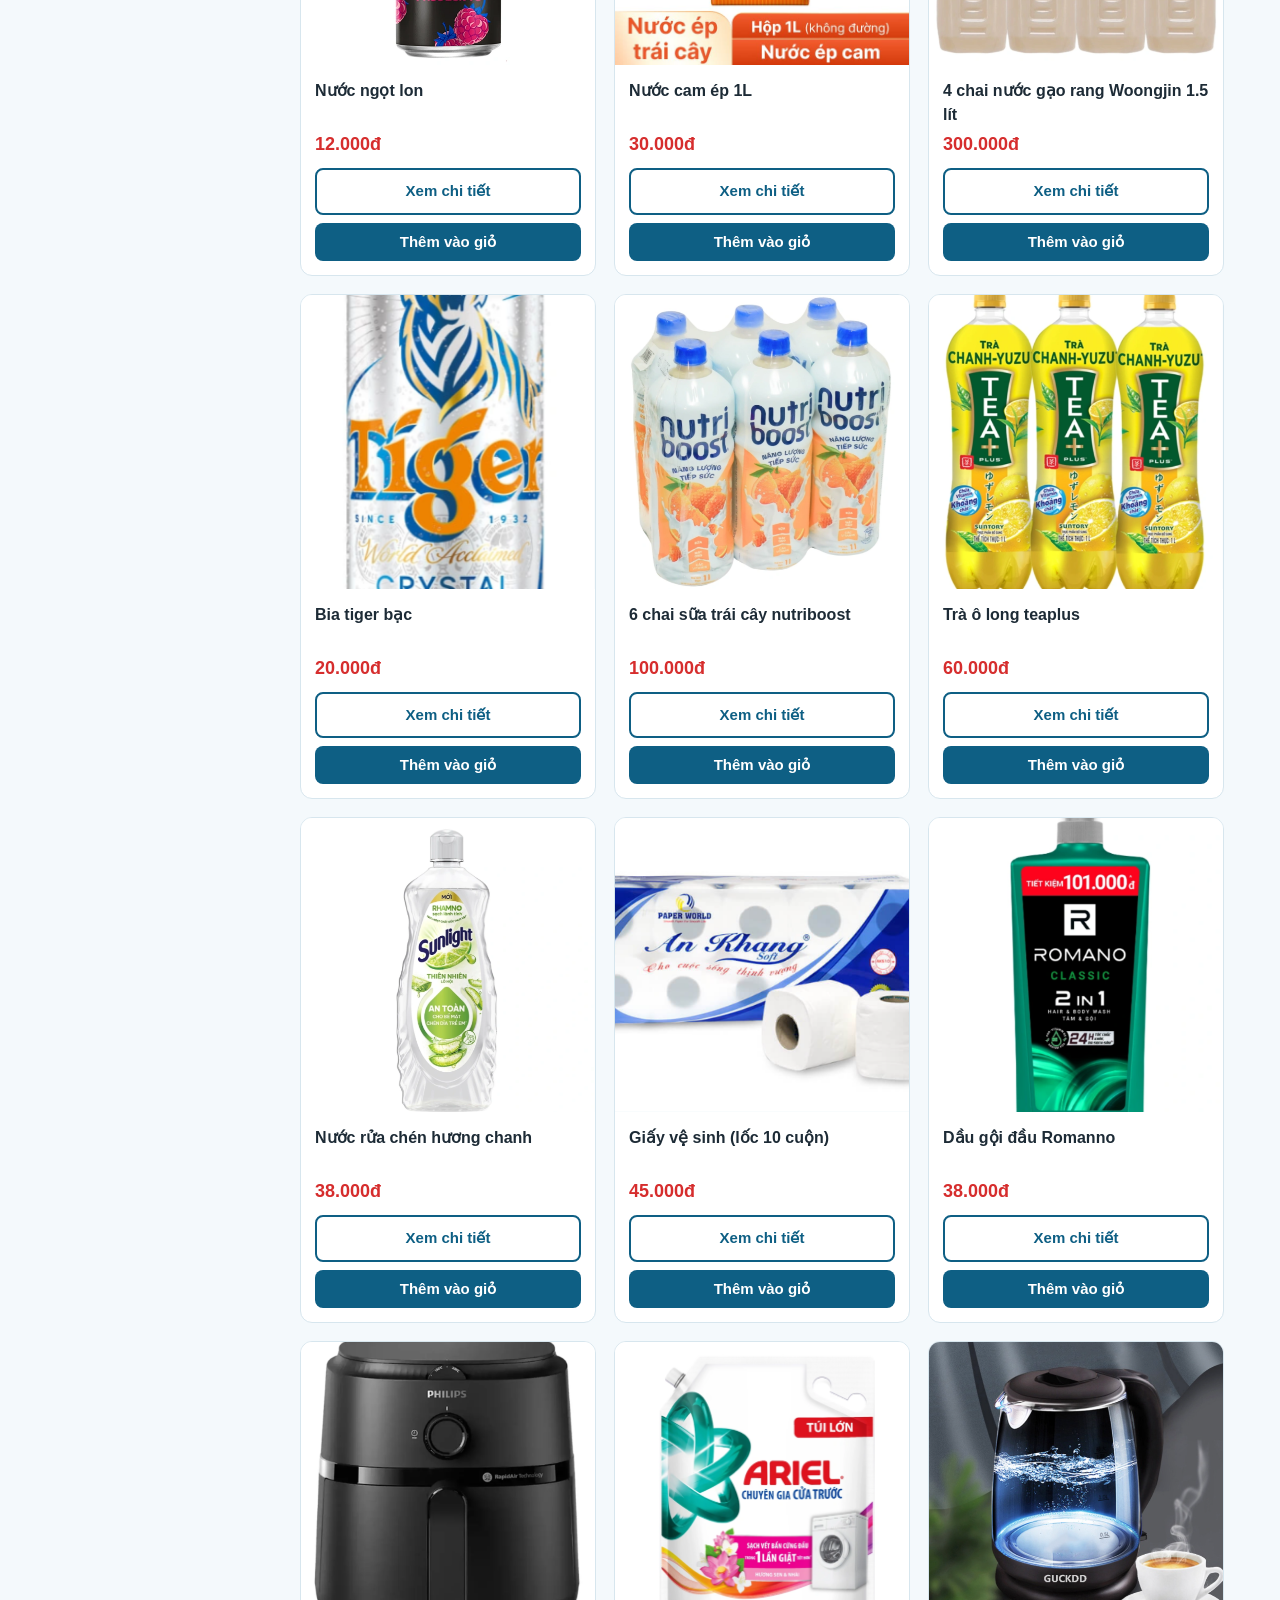
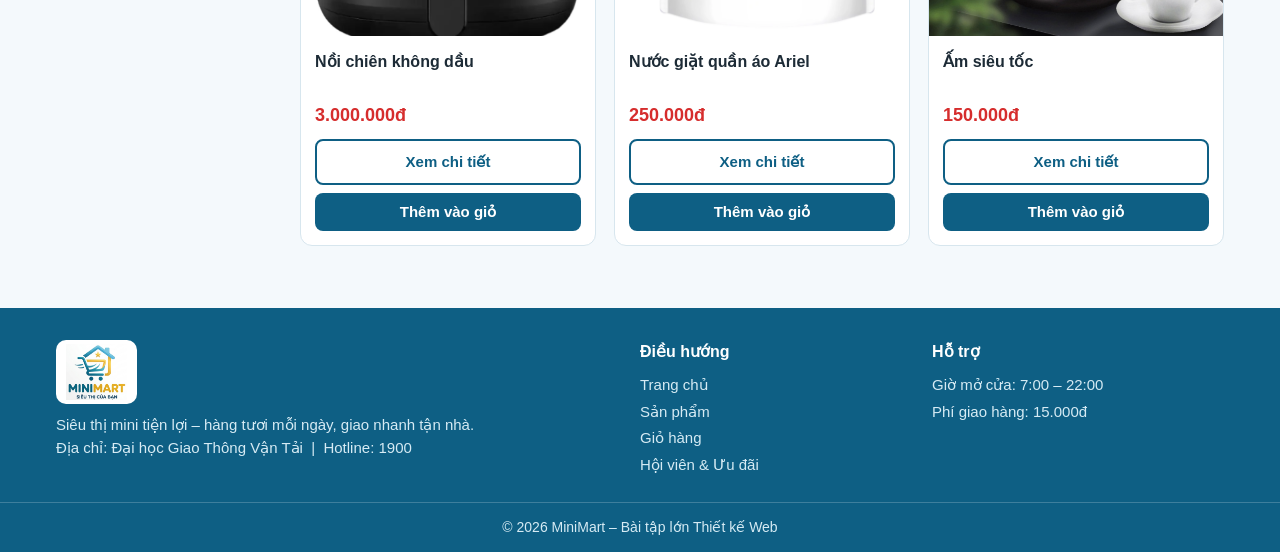
<file: products.html>
<!DOCTYPE html>
<html lang="vi">
<head>
  <meta charset="UTF-8">
  <meta name="viewport" content="width=device-width, initial-scale=1.0">
  <title>Sản phẩm – MiniMart</title>
  <link rel="icon" href="images/icons/favicon.svg" type="image/svg+xml">
  <link rel="stylesheet" href="css/style.css">
  <link rel="stylesheet" href="css/products.css">
</head>
<body>

  <!-- ===== HEADER (mẫu chung) ===== -->
  <header class="header">
    <div class="container top-bar">
      <a href="index.html" class="logo"><img src="images/logo-mark.png" alt="MiniMart – Siêu thị của bạn"></a>
      <form class="o-tim-header" action="products.html">
        <input type="text" name="q" placeholder="Tìm sản phẩm, thương hiệu, danh mục..." aria-label="Tìm sản phẩm">
        <button type="submit">Tìm</button>
      </form>
      <div class="tk-gio">
        <a href="dang-nhap.html">Đăng nhập</a>
        <a href="dang-ky.html">Đăng ký</a>
        <a href="cart.html">Giỏ hàng</a>
      </div>
      <button class="menu-btn" onclick="doiMenu()" aria-label="Mở menu">☰</button>
    </div>
    <div class="thanh-nav">
      <div class="container">
        <nav id="menu" class="nav">
          <a href="products.html" class="nav-dm">Danh mục sản phẩm</a>
          <a href="index.html">Trang chủ</a>
          <a href="products.html" class="active">Sản phẩm</a>
          <a href="member.html">Hội viên &amp; Ưu đãi</a>
          <a href="cart.html">Giỏ hàng</a>
        </nav>
      </div>
    </div>
  </header>

  <main class="container">
    <h1 class="tieu-de">Tất cả sản phẩm</h1>

    <div class="khu-sp">
      <!-- ===== CỘT TRÁI: DANH MỤC ===== -->
      <aside class="cot-loc">
        <h2>Danh mục</h2>
        <div class="nut-loc">
        <button class="btn-loc active" onclick="loc('tatca', this)">Tất cả</button>
        <button class="btn-loc" onclick="loc('sua', this)"><img class="icon-loc" src="images/products/sua-tuoi-1l.png" alt=""> Sữa</button>
        <button class="btn-loc" onclick="loc('rau', this)"><img class="icon-loc" src="images/products/rau-cai-xanh.png" alt=""> Rau củ</button>
        <button class="btn-loc" onclick="loc('thit', this)"><img class="icon-loc" src="images/products/thi-lon.png" alt=""> Thịt &amp; trứng</button>
        <button class="btn-loc" onclick="loc('banh', this)"><img class="icon-loc" src="images/products/banh-quy-bo.png" alt=""> Bánh kẹo</button>
        <button class="btn-loc" onclick="loc('nuoc', this)"><img class="icon-loc" src="images/products/nuoc-cam-ep.png" alt=""> Đồ uống</button>
        <button class="btn-loc" onclick="loc('giadung', this)"><img class="icon-loc" src="images/products/noi-chien.png" alt=""> Gia dụng</button>
      </div>
      </aside>

      <!-- ===== CỘT PHẢI ===== -->
      <div class="cot-sp">
        <div class="banner-km">
          <h2>Giảm 20% rau củ quả</h2>
          <p>Mỗi sáng thứ Bảy, từ 7:00 đến 10:00</p>
        </div>
        <input type="text" id="timkiem" class="o-timkiem" placeholder="Tìm theo tên sản phẩm..." oninput="timKiem()" aria-label="Tìm theo tên">

        <div class="luoi-sp" id="luoi">
        <div class="card the" data-category="sua">
          <div class="card-anh"><img src="images/products/sua-tuoi-1l.png" alt="Sữa tươi nguyên chất 1L"></div>
          <div class="card-noidung">
            <div class="card-ten">Sữa tươi nguyên chất 1L</div>
            <div class="card-gia">32.000đ</div>
            <a href="product-detail.html" class="btn btn-vien">Xem chi tiết</a>
            <button class="btn nut-them-gio" onclick="themGio(this)">Thêm vào giỏ</button>
          </div>
        </div>
        <div class="card the" data-category="sua">
          <div class="card-anh"><img src="images/products/sua-chua-uong.png" alt="Sữa chua uống men sống (lốc 4)"></div>
          <div class="card-noidung">
            <div class="card-ten">Sữa chua uống men sống (lốc 4)</div>
            <div class="card-gia">28.000đ</div>
            <a href="product-detail.html" class="btn btn-vien">Xem chi tiết</a>
            <button class="btn nut-them-gio" onclick="themGio(this)">Thêm vào giỏ</button>
          </div>
        </div>
         <div class="card the" data-category="sua">
          <div class="card-anh"><img src="images/products/sữa ông tho.png" alt="Sữa ông thọ"></div>
          <div class="card-noidung">
            <div class="card-ten">Sữa ông thọ</div>
            <div class="card-gia">30.000đ</div>
            <a href="product-detail.html" class="btn btn-vien">Xem chi tiết</a>
            <button class="btn nut-them-gio" onclick="themGio(this)">Thêm vào giỏ</button>
          </div>
        </div>
         <div class="card the" data-category="sua">
          <div class="card-anh"><img src="images/products/bơ-thuc vat.png" alt="Bơ thực vật"></div>
          <div class="card-noidung">
            <div class="card-ten">Bơ thực vật</div>
            <div class="card-gia">23.000đ</div>
            <a href="product-detail.html" class="btn btn-vien">Xem chi tiết</a>
            <button class="btn nut-them-gio" onclick="themGio(this)">Thêm vào giỏ</button>
          </div>
        </div>
        <div class="card the" data-category="sua">
          <div class="card-anh"><img src="images/products/sua-oc-cho.png" alt="=Sữa Đậu Đen - Óc Chó Hanh Nhân Hộp 950ml "></div>
          <div class="card-noidung">
            <div class="card-ten">Sữa Đậu Đen - Óc Chó Hanh Nhân Hộp 950ml </div>
            <div class="card-gia">65.000đ</div>
            <a href="product-detail.html" class="btn btn-vien">Xem chi tiết</a>
            <button class="btn nut-them-gio" onclick="themGio(this)">Thêm vào giỏ</button>
          </div>
        </div>
        <div class="card the" data-category="sua">
          <div class="card-anh"><img src="images/products/vang-sua.png" alt="=Váng sữa Hoff vị vani "></div>
          <div class="card-noidung">
      <div class="card-ten">Váng sữa Hoff vị vani </div>
            <div class="card-gia">56.000đ</div>
            <a href="product-detail.html" class="btn btn-vien">Xem chi tiết</a>
            <button class="btn nut-them-gio" onclick="themGio(this)">Thêm vào giỏ</button>
          </div>
        </div>
        <div class="card the" data-category="rau">
          <div class="card-anh"><img src="images/products/rau-cai-xanh.png" alt="Rau cải xanh 500g"></div>
          <div class="card-noidung">
            <div class="card-ten">Rau cải xanh 500g</div>
            <div class="card-gia">15.000đ</div>
            <a href="product-detail.html" class="btn btn-vien">Xem chi tiết</a>
            <button class="btn nut-them-gio" onclick="themGio(this)">Thêm vào giỏ</button>
          </div>
        </div>
        <div class="card the" data-category="rau">
          <div class="card-anh"><img src="images/products/ca-chua.png" alt="Cà chua tươi 500g"></div>
          <div class="card-noidung">
            <div class="card-ten">Cà chua tươi 500g</div>
            <div class="card-gia">20.000đ</div>
            <a href="product-detail.html" class="btn btn-vien">Xem chi tiết</a>
            <button class="btn nut-them-gio" onclick="themGio(this)">Thêm vào giỏ</button>
          </div>
        </div>
        <div class="card the" data-category="thit">
          <div class="card-anh"><img src="images/products/thi-lon.png" alt="Thịt ba chỉ heo 500g"></div>
          <div class="card-noidung">
            <div class="card-ten">Thịt ba chỉ heo 500g</div>
            <div class="card-gia">85.000đ</div>
            <a href="product-detail.html" class="btn btn-vien">Xem chi tiết</a>
            <button class="btn nut-them-gio" onclick="themGio(this)">Thêm vào giỏ</button>
          </div>
        </div>
        <div class="card the" data-category="rau">
          <div class="card-anh"><img src="images/products/cai-thao.png" alt="Bắp cải thảo"></div>
          <div class="card-noidung">
            <div class="card-ten">Bắp cải thảo</div>
            <div class="card-gia">20.000đ</div>
            <a href="product-detail.html" class="btn btn-vien">Xem chi tiết</a>
            <button class="btn nut-them-gio" onclick="themGio(this)">Thêm vào giỏ</button>
          </div>
        </div>
        <div class="card the" data-category="rau">
          <div class="card-anh"><img src="images/products/khoai-lang.png" alt="Khoai lang Nhật"></div>
          <div class="card-noidung">
            <div class="card-ten">Khoai lang Nhật</div>
            <div class="card-gia">16.000đ</div>
            <a href="product-detail.html" class="btn btn-vien">Xem chi tiết</a>
            <button class="btn nut-them-gio" onclick="themGio(this)">Thêm vào giỏ</button>
          </div>
        </div>
        <div class="card the" data-category="rau">
          <div class="card-anh"><img src="images/products/bap-cai.png" alt="Bắp cải tím"></div>
          <div class="card-noidung">
            <div class="card-ten">Bắp cải tím</div>
            <div class="card-gia">17.000đ</div>
            <a href="product-detail.html" class="btn btn-vien">Xem chi tiết</a>
            <button class="btn nut-them-gio" onclick="themGio(this)">Thêm vào giỏ</button>
          </div>
        </div>
        <div class="card the" data-category="rau">
          <div class="card-anh"><img src="images/products/ca-rot.png" alt="Cà rốt"></div>
          <div class="card-noidung">
            <div class="card-ten">Cà rốt</div>
            <div class="card-gia">12.000đ</div>
            <a href="product-detail.html" class="btn btn-vien">Xem chi tiết</a>
            <button class="btn nut-them-gio" onclick="themGio(this)">Thêm vào giỏ</button>
          </div>
        </div>
        <div class="card the" data-category="thit">
          <div class="card-anh"><img src="images/products/trung- ga.png" alt="Trứng gà sạch (hộp 10 quả)"></div>
          <div class="card-noidung">
            <div class="card-ten">Trứng gà sạch (hộp 10 quả)</div>
            <div class="card-gia">35.000đ</div>
            <a href="product-detail.html" class="btn btn-vien">Xem chi tiết</a>
            <button class="btn nut-them-gio" onclick="themGio(this)">Thêm vào giỏ</button>
          </div>
        </div>
        <div class="card the" data-category="thit">
          <div class="card-anh"><img src="images/products/ga.png" alt="Gà phi lê"></div>
          <div class="card-noidung">
            <div class="card-ten">Gà phi lê</div>
            <div class="card-gia">70.000đ</div>
            <a href="product-detail.html" class="btn btn-vien">Xem chi tiết</a>
            <button class="btn nut-them-gio" onclick="themGio(this)">Thêm vào giỏ</button>
          </div>
        </div>
        <div class="card the" data-category="thit">
          <div class="card-anh"><img src="images/products/chan-gio.png" alt="Chân giò"></div>
          <div class="card-noidung">
            <div class="card-ten">Chân giò</div>
            <div class="card-gia">50.000đ</div>
            <a href="product-detail.html" class="btn btn-vien">Xem chi tiết</a>
            <button class="btn nut-them-gio" onclick="themGio(this)">Thêm vào giỏ</button>
          </div>
        </div>
        <div class="card the" data-category="thit">
          <div class="card-anh"><img src="images/products/thit-bo.png" alt="Thịt thăn bò"></div>
          <div class="card-noidung">
            <div class="card-ten">Thịt thăn bò</div>
            <div class="card-gia">75.000đ</div>
            <a href="product-detail.html" class="btn btn-vien">Xem chi tiết</a>
            <button class="btn nut-them-gio" onclick="themGio(this)">Thêm vào giỏ</button>
          </div>
        </div>
        <div class="card the" data-category="thit">
          <div class="card-anh"><img src="images/products/pate-gan-heo.png" alt="Pate gan lợn"></div>
          <div class="card-noidung">
            <div class="card-ten">Pate gan lợn</div>
            <div class="card-gia">30.000đ</div>
            <a href="product-detail.html" class="btn btn-vien">Xem chi tiết</a>
            <button class="btn nut-them-gio" onclick="themGio(this)">Thêm vào giỏ</button>
          </div>
        </div>
        <div class="card the" data-category="banh">
          <div class="card-anh"><img src="images/products/banh-quy-bo.png" alt="Bánh quy bơ giòn tan"></div>
          <div class="card-noidung">
            <div class="card-ten">Bánh quy bơ giòn tan</div>
            <div class="card-gia">25.000đ</div>
            <a href="product-detail.html" class="btn btn-vien">Xem chi tiết</a>
            <button class="btn nut-them-gio" onclick="themGio(this)">Thêm vào giỏ</button>
          </div>
        </div>
        <div class="card the" data-category="banh">
          <div class="card-anh"><img src="images/products/snack-khoai-tay.png" alt="Snack khoai tây vị tự nhiên"></div>
          <div class="card-noidung">
            <div class="card-ten">Snack khoai tây vị tự nhiên</div>
            <div class="card-gia">12.000đ</div>
            <a href="product-detail.html" class="btn btn-vien">Xem chi tiết</a>
            <button class="btn nut-them-gio" onclick="themGio(this)">Thêm vào giỏ</button>
          </div>
        </div>
        <div class="card the" data-category="banh">
          <div class="card-anh"><img src="images/products/kẹo-deo.png" alt="Kẹo dẻo Chupa Chups"></div>
          <div class="card-noidung">
            <div class="card-ten">Kẹo dẻo Chupa Chups</div>
            <div class="card-gia">22.000đ</div>
            <a href="product-detail.html" class="btn btn-vien">Xem chi tiết</a>
            <button class="btn nut-them-gio" onclick="themGio(this)">Thêm vào giỏ</button>
          </div>
        </div>
         <div class="card the" data-category="banh">
          <div class="card-anh"><img src="images/products/banh-danisa.png" alt="Bánh quy bơ danisa"></div>
          <div class="card-noidung">
            <div class="card-ten">Bánh quy bơ danisa</div>
            <div class="card-gia">150.000đ</div>
            <a href="product-detail.html" class="btn btn-vien">Xem chi tiết</a>
            <button class="btn nut-them-gio" onclick="themGio(this)">Thêm vào giỏ</button>
          </div>
        </div>
         <div class="card the" data-category="banh">
          <div class="card-anh"><img src="images/products/keo-cafe.png" alt="Kẹo cà phê KOPIKO"></div>
          <div class="card-noidung">
            <div class="card-ten">Kẹo cà phê KOPIKO</div>
            <div class="card-gia">20.000đ</div>
            <a href="product-detail.html" class="btn btn-vien">Xem chi tiết</a>
            <button class="btn nut-them-gio" onclick="themGio(this)">Thêm vào giỏ</button>
          </div>
        </div>
         <div class="card the" data-category="banh">
          <div class="card-anh"><img src="images/products/snack-phomai.png" alt="Snack phô mai"></div>
          <div class="card-noidung">
            <div class="card-ten">Snack phô mai</div>
            <div class="card-gia">30.000đ</div>
            <a href="product-detail.html" class="btn btn-vien">Xem chi tiết</a>
            <button class="btn nut-them-gio" onclick="themGio(this)">Thêm vào giỏ</button>
          </div>
        </div>
        <div class="card the" data-category="nuoc">
          <div class="card-anh"><img src="images/products/nuoc-ngot-lon.png" alt="Nước ngọt lon"></div>
          <div class="card-noidung">
            <div class="card-ten">Nước ngọt lon</div>
            <div class="card-gia">12.000đ</div>
            <a href="product-detail.html" class="btn btn-vien">Xem chi tiết</a>
            <button class="btn nut-them-gio" onclick="themGio(this)">Thêm vào giỏ</button>
          </div>
        </div>
        <div class="card the" data-category="nuoc">
          <div class="card-anh"><img src="images/products/nuoc-cam-ep.png" alt="Nước cam ép 1L"></div>
          <div class="card-noidung">
            <div class="card-ten">Nước cam ép 1L</div>
            <div class="card-gia">30.000đ</div>
            <a href="product-detail.html" class="btn btn-vien">Xem chi tiết</a>
            <button class="btn nut-them-gio" onclick="themGio(this)">Thêm vào giỏ</button>
          </div>
        </div>
         
        <div class="card the" data-category="nuoc">
          <div class="card-anh"><img src="images/products/nuoc-gao.png" alt="4 chai nước gạo rang Woongjin 1.5 lít"></div>
          <div class="card-noidung">
            <div class="card-ten">4 chai nước gạo rang Woongjin 1.5 lít</div>
            <div class="card-gia">300.000đ</div>
            <a href="product-detail.html" class="btn btn-vien">Xem chi tiết</a>
            <button class="btn nut-them-gio" onclick="themGio(this)">Thêm vào giỏ</button>
          </div>
        </div>
        <div class="card the" data-category="nuoc">
          <div class="card-anh"><img src="images/products/Bia.png" alt="Bia tiger bạc"></div>
          <div class="card-noidung">
            <div class="card-ten">Bia tiger bạc</div>
            <div class="card-gia">20.000đ</div>
            <a href="product-detail.html" class="btn btn-vien">Xem chi tiết</a>
            <button class="btn nut-them-gio" onclick="themGio(this)">Thêm vào giỏ</button>
          </div>
        </div>
        <div class="card the" data-category="nuoc">
          <div class="card-anh"><img src="images/products/nutriboost.png" alt="6 chai sữa trái cây nutriboost "></div>
          <div class="card-noidung">
            <div class="card-ten">6 chai sữa trái cây nutriboost</div>
            <div class="card-gia">100.000đ</div>
            <a href="product-detail.html" class="btn btn-vien">Xem chi tiết</a>
            <button class="btn nut-them-gio" onclick="themGio(this)">Thêm vào giỏ</button>
          </div>
        </div>
        <div class="card the" data-category="nuoc">
          <div class="card-anh"><img src="images/products/tra.png" alt="Trà ô long teaplus"></div>
          <div class="card-noidung">
            <div class="card-ten">Trà ô long teaplus</div>
            <div class="card-gia">60.000đ</div>
            <a href="product-detail.html" class="btn btn-vien">Xem chi tiết</a>
            <button class="btn nut-them-gio" onclick="themGio(this)">Thêm vào giỏ</button>
          </div>
        </div>
        <div class="card the" data-category="giadung">
          <div class="card-anh"><img src="images/products/rua-bat.png" alt="Nước rửa chén hương chanh"></div>
          <div class="card-noidung">
            <div class="card-ten">Nước rửa chén hương chanh</div>
            <div class="card-gia">38.000đ</div>
            <a href="product-detail.html" class="btn btn-vien">Xem chi tiết</a>
            <button class="btn nut-them-gio" onclick="themGio(this)">Thêm vào giỏ</button>
          </div>
        </div>
        <div class="card the" data-category="giadung">
          <div class="card-anh"><img src="images/products/giay.png" alt="Giấy vệ sinh (lốc 10 cuộn)"></div>
          <div class="card-noidung">
            <div class="card-ten">Giấy vệ sinh (lốc 10 cuộn)</div>
            <div class="card-gia">45.000đ</div>
            <a href="product-detail.html" class="btn btn-vien">Xem chi tiết</a>
            <button class="btn nut-them-gio" onclick="themGio(this)">Thêm vào giỏ</button>
          </div>
        </div>
         <div class="card the" data-category="giadung">
          <div class="card-anh"><img src="images/products/goi-dau.png" alt="Dầu gội đầu Romanno"></div>
          <div class="card-noidung">
            <div class="card-ten">Dầu gội đầu Romanno</div>
            <div class="card-gia">38.000đ</div>
            <a href="product-detail.html" class="btn btn-vien">Xem chi tiết</a>
            <button class="btn nut-them-gio" onclick="themGio(this)">Thêm vào giỏ</button>
          </div>
        </div>
         <div class="card the" data-category="giadung">
          <div class="card-anh"><img src="images/products/noi-chien.png" alt="Nồi chiên không dầu"></div>
          <div class="card-noidung">
            <div class="card-ten">Nồi chiên không dầu</div>
            <div class="card-gia">3.000.000đ</div>
            <a href="product-detail.html" class="btn btn-vien">Xem chi tiết</a>
            <button class="btn nut-them-gio" onclick="themGio(this)">Thêm vào giỏ</button>
          </div>
        </div>
         <div class="card the" data-category="giadung">
          <div class="card-anh"><img src="images/products/nuoc-giat.png" alt="Nước giặt quần áo Ariel"></div>
          <div class="card-noidung">
            <div class="card-ten">Nước giặt quần áo Ariel</div>
            <div class="card-gia">250.000đ</div>
            <a href="product-detail.html" class="btn btn-vien">Xem chi tiết</a>
            <button class="btn nut-them-gio" onclick="themGio(this)">Thêm vào giỏ</button>
          </div>
         </div>
       <div class="card the" data-category="giadung">
          <div class="card-anh"><img src="images/products/âm.png" alt="Ấm siêu tốc"></div>
          <div class="card-noidung">
            <div class="card-ten">Ấm siêu tốc </div>
            <div class="card-gia">150.000đ</div>
            <a href="product-detail.html" class="btn btn-vien">Xem chi tiết</a>
            <button class="btn nut-them-gio" onclick="themGio(this)">Thêm vào giỏ</button>
          </div>
        </div>
    </div>
    <div>
        <p id="khongthay" class="khong-thay">😕 Không tìm thấy sản phẩm phù hợp.</p>
      </div>
    </div>
  </main>

  <div id="thongbao" class="toast"></div>

  <!-- ===== FOOTER (mẫu chung) ===== -->
  <footer class="footer">
    <div class="container footer-luoi">
      <div>
        <img class="logo-ft" src="images/logo-mark.png" alt="MiniMart – Siêu thị của bạn">
        <p>Siêu thị mini tiện lợi – hàng tươi mỗi ngày, giao nhanh tận nhà.</p>
        <p>Địa chỉ: Đại học Giao Thông Vận Tải &nbsp;|&nbsp; Hotline: 1900</p>
      </div>
      <div>
        <h4>Điều hướng</h4>
        <a href="index.html">Trang chủ</a>
        <a href="products.html">Sản phẩm</a>
        <a href="cart.html">Giỏ hàng</a>
        <a href="member.html">Hội viên &amp; Ưu đãi</a>
      </div>
      <div>
        <h4>Hỗ trợ</h4>
        <a href="#">Giờ mở cửa: 7:00 – 22:00</a>
        <a href="#">Phí giao hàng: 15.000đ</a>
      </div>
    </div>
    <div class="ban-quyen">© 2026 MiniMart – Bài tập lớn Thiết kế Web</div>
  </footer>

 
  <script src="js/products.js"></script>
<script src="js/header.js"></script>
</body>
</html>
</file>
<file: css/style.css>
:root {
  --xanh: #1b86ad;
  --xanh-dam: #0e5f84;
  --xanh-nhat: #e6f3f9;
  --vang: #f7b928;
  --vang-dam: #e3a210;
  --chu: #1d2b36;
  --chu-phu: #5f7280;
  --nen: #f4f9fc;
  --vien: #d7e6ee;
  --do: #d62d2d;
}

* { margin: 0; padding: 0; box-sizing: border-box; }
body {
  font-family: "Segoe UI", Roboto, Arial, sans-serif;
  font-size: 16px;
  color: var(--chu);
  background: var(--nen);
  line-height: 1.5;
}
a { color: inherit; text-decoration: none; }
img { max-width: 100%; }
.container { width: 100%; max-width: 1200px; margin: 0 auto; padding: 0 16px; }
section { padding: 28px 0; }


.header { background: #fff; position: sticky; top: 0; z-index: 50; box-shadow: 0 2px 10px rgba(14,95,132,.12); }
.top-bar { font-size: 0; padding-top: 8px; padding-bottom: 8px; }
.logo { display: inline-block; vertical-align: middle; width: 170px; }
.logo img { display: block; height: 56px; width: auto; }

.o-tim-header { display: inline-block; vertical-align: middle; width: calc(100% - 450px); }
.o-tim-header input { display: inline-block; vertical-align: middle; width: calc(100% - 56px); height: 42px; padding: 0 18px; border: 2px solid var(--vang); border-right: none; border-radius: 21px 0 0 21px; font-size: 15px; font-family: inherit; }
.o-tim-header input:focus { outline: none; border-color: var(--vang-dam); }
.o-tim-header button { display: inline-block; vertical-align: middle; width: 56px; height: 42px; border: 2px solid var(--vang); border-radius: 0 21px 21px 0; background: var(--vang); color: var(--chu); font-size: 14px; font-weight: 700; cursor: pointer; }
.o-tim-header button:hover { background: var(--vang-dam); border-color: var(--vang-dam); }

.tk-gio { display: inline-block; vertical-align: middle; width: 280px; text-align: right; font-size: 14px; font-weight: 600; }
.tk-gio a { display: inline-block; margin-left: 16px; }
.tk-gio a:hover { color: var(--xanh); }

.menu-btn { display: none; vertical-align: middle; width: 52px; height: 42px; margin-left: 12px; font-size: 22px; background: none; border: 1px solid var(--vien); border-radius: 8px; cursor: pointer; }


.thanh-nav { background: var(--xanh-dam); }
.nav { font-size: 0; }
.nav a { display: inline-block; vertical-align: middle; margin: 8px 6px 8px 0; padding: 7px 18px; border-radius: 18px; font-size: 15px; font-weight: 600; color: #fff; }
.nav a:hover { background: rgba(255,255,255,.18); }
.nav a.active { background: var(--vang); color: var(--chu); }
.nav a.nav-dm { background: rgba(0,0,0,.22); margin-right: 14px; }

.btn { display: inline-block; padding: 10px 20px; border: none; border-radius: 8px; background: var(--xanh-dam); color: #fff; font-size: 15px; font-weight: 600; font-family: inherit; cursor: pointer; transition: background .2s; text-align: center; }
.btn:hover { background: var(--xanh); }
.btn-vang { background: var(--vang); color: var(--chu); }
.btn-vang:hover { background: var(--vang-dam); }
.btn-vien { background: #fff; color: var(--xanh-dam); border: 2px solid var(--xanh-dam); }
.btn-vien:hover { background: var(--xanh-nhat); }


.tieu-de { font-size: 24px; margin-bottom: 18px; color: var(--xanh-dam); border-left: 5px solid var(--vang); padding-left: 10px; }


.luoi-sp { font-size: 0; margin: 0 -9px; }
.card { display: inline-block; vertical-align: top; width: calc(25% - 18px); margin: 0 9px 18px; font-size: 16px; background: #fff; border: 1px solid var(--vien); border-radius: 12px; overflow: hidden; transition: transform .2s, box-shadow .2s; }
.card:hover { transform: translateY(-4px); box-shadow: 0 8px 20px rgba(14,95,132,.14); }
.card-anh { aspect-ratio: 1 / 1; overflow: hidden; background: var(--xanh-nhat); }
.card-anh img { display: block; width: 100%; height: 100%; object-fit: cover; }
.card-noidung { padding: 14px; }
.card-ten { font-weight: 600; margin-bottom: 4px; min-height: 48px; }
.card-gia { color: var(--do); font-weight: 800; font-size: 18px; margin-bottom: 10px; }
.card .btn { display: block; width: 100%; }


.toast { display: none; position: fixed; bottom: 24px; left: 50%; transform: translateX(-50%); background: var(--xanh-dam); color: #fff; padding: 12px 24px; border-radius: 8px; z-index: 100; box-shadow: 0 4px 14px rgba(0,0,0,.25); max-width: 90%; text-align: center; }

.nhom-form { margin-bottom: 14px; }
.nhom-form label { display: block; font-weight: 600; margin-bottom: 4px; }
.nhom-form input, .nhom-form textarea { width: 100%; padding: 10px 12px; border: 1px solid var(--vien); border-radius: 8px; font-size: 15px; font-family: inherit; }
.nhom-form input:focus, .nhom-form textarea:focus { outline: 2px solid var(--xanh); border-color: var(--xanh); }
.loi { display: block; color: var(--do); font-size: 13px; min-height: 18px; margin-top: 2px; }


.footer { background: var(--xanh-dam); color: #d6ebf4; margin-top: 32px; }
.footer-luoi { font-size: 0; padding-top: 32px; padding-bottom: 24px; }
.footer-luoi > div { display: inline-block; vertical-align: top; width: 25%; padding-right: 24px; font-size: 15px; }
.footer-luoi > div:first-child { width: 50%; }
.footer h4 { color: #fff; margin-bottom: 8px; font-size: 16px; }
.footer a { display: block; padding: 2px 0; }
.footer a:hover { color: var(--vang); }
.logo-ft { display: block; height: 64px; width: auto; padding: 4px 10px; margin-bottom: 10px; background: #fff; border-radius: 10px; }
.ban-quyen { border-top: 1px solid rgba(255,255,255,.2); text-align: center; padding: 14px; font-size: 14px; }


@media (max-width: 992px) {
  .card { width: calc(33.333% - 18px); }
}
@media (max-width: 768px) {
  .luoi-sp { margin: 0 -6px; }
  .card { width: calc(50% - 12px); margin: 0 6px 12px; }
  .menu-btn { display: inline-block; }
  .logo { width: calc(100% - 64px); }
  .o-tim-header { width: 100%; margin-top: 8px; }
  .tk-gio { display: none; }
  .nav { display: none; padding-bottom: 8px; }
  .nav.open { display: block; }
  .nav a, .nav a.nav-dm { display: block; margin: 4px 0; }
  .footer-luoi > div, .footer-luoi > div:first-child { width: 100%; padding: 0 0 16px; }
}
@media (max-width: 400px) {
  .card-noidung { padding: 10px; }
}
</file>
<file: css/home.css>
/* ===== home.css – TV1: Trang chủ ===== */
.banner { background: linear-gradient(135deg, var(--xanh) 0%, #6cc58a 100%); color: #fff; padding: 48px 0; }
.banner-inner { display: flex; align-items: center; justify-content: space-between; gap: 24px; }
.banner-chu { flex: 1; }
.banner-chu h1 { font-size: 36px; line-height: 1.25; margin-bottom: 12px; }
.banner-chu p { font-size: 17px; margin-bottom: 18px; max-width: 520px; }
.o-tim { display: flex; gap: 8px; margin-bottom: 14px; max-width: 520px; }
.o-tim input { flex: 1; min-width: 0; padding: 12px 14px; border: none; border-radius: 8px; font-size: 15px; }
.banner-hinh { font-size: 60px; letter-spacing: 4px; text-align: center; width: 340px; white-space: nowrap; line-height: 1.3; }

.luoi-dm { display: grid; grid-template-columns: repeat(6, 1fr); gap: 14px; }
.dm { background: #fff; border: 1px solid var(--vien); border-radius: 12px; padding: 16px 8px; text-align: center; font-weight: 600; transition: transform .2s, border-color .2s; }
.dm:hover { transform: translateY(-4px); border-color: var(--xanh); }
.dm span { display: block; font-size: 40px; margin-bottom: 6px; }

.xem-them { text-align: center; margin-top: 22px; }

.luoi-km { display: grid; grid-template-columns: repeat(3, 1fr); gap: 18px; }
.km { color: #fff; border-radius: 12px; padding: 24px; }
.km h3 { font-size: 26px; margin-bottom: 6px; }
.km a { display: inline-block; margin-top: 10px; font-weight: 700; text-decoration: underline; }
.km-1 { background: linear-gradient(135deg, #ff8a1f, #ffb347); }
.km-2 { background: linear-gradient(135deg, #2e9e4f, #58c47a); }
.km-3 { background: linear-gradient(135deg, #3b82c4, #6aaee6); }

@media (max-width: 992px) {
  .luoi-dm { grid-template-columns: repeat(3, 1fr); }
}
@media (max-width: 768px) {
  .banner { padding: 32px 0; }
  .banner-inner { flex-direction: column; text-align: center; }
  .banner-chu h1 { font-size: 26px; }
  .o-tim { margin-left: auto; margin-right: auto; }
  .banner-hinh { font-size: 40px; width: auto; }
  .luoi-km { grid-template-columns: 1fr; }
}
@media (max-width: 400px) {
  .luoi-dm { grid-template-columns: repeat(2, 1fr); }
}

/* Ảnh trong danh mục và banner */
.dm img { display: block; width: 72px; height: 72px; object-fit: contain; margin: 0 auto 6px; }
.banner-hinh { display: grid; grid-template-columns: repeat(2, 120px); gap: 12px; justify-content: center; width: auto; white-space: normal; }
.banner-hinh img { width: 120px; height: 120px; object-fit: contain; padding: 8px; background: rgba(255,255,255,.92); border-radius: 16px; }
@media (max-width: 768px) {
  .banner-hinh { grid-template-columns: repeat(4, 1fr); gap: 8px; width: 100%; }
  .banner-hinh img { width: 100%; height: auto; padding: 4px; }
}

/* ===== Ảnh thật: danh mục + banner ===== */
.dm img { width: 84px; height: 84px; object-fit: cover; border-radius: 12px; }
.banner-hinh img { padding: 0; background: none; object-fit: cover; border-radius: 16px; box-shadow: 0 4px 12px rgba(0,0,0,.2); }
@media (max-width: 768px) {
  .banner-hinh img { width: 100%; height: auto; aspect-ratio: 1 / 1; border-radius: 12px; }
}
</file>
<file: css/cart.css>
/* ===== cart.css – Giỏ hàng & đặt hàng ===== */
main.container { padding-top: 24px; padding-bottom: 12px; }

/* Giỏ trống / đặt xong (ẩn sẵn, JS sẽ hiện) */
.gio-trong { display: none; text-align: center; background: #fff; border: 1px solid var(--vien); border-radius: 12px; padding: 40px 16px; }
.gio-trong .icon img { width: 120px; height: auto; }
.gio-trong p { font-size: 20px; color: var(--chu-phu); margin: 8px 0 18px; }

/* Bố cục 2 cột (2/3 + 24px + 1/3 = 100%). JS bật khối này bằng display:block */
.cart-layout { font-size: 0; }
.cot-bang { display: inline-block; vertical-align: top; width: calc(66.666% - 12px); margin-right: 24px; min-width: 0; font-size: 16px; }
.tong-tien { display: inline-block; vertical-align: top; width: calc(33.333% - 12px); font-size: 16px; position: sticky; top: 140px; }
.khung { background: #fff; border: 1px solid var(--vien); border-radius: 12px; padding: 20px; }
.khung h2 { font-size: 19px; margin-bottom: 14px; color: var(--xanh-dam); }

/* Bảng giỏ hàng */
.bang-gio { width: 100%; border-collapse: collapse; background: #fff; border: 1px solid var(--vien); margin-bottom: 20px; }
.bang-gio th { background: var(--xanh-nhat); color: var(--xanh-dam); text-align: left; padding: 12px; font-size: 14px; }
.bang-gio td { padding: 12px; border-top: 1px solid var(--vien); vertical-align: middle; }
.bang-gio td:nth-child(2) { color: var(--do); font-weight: 600; }
.hinh { display: inline-block; vertical-align: middle; width: 52px; height: 52px; line-height: 52px; text-align: center; font-size: 26px; overflow: hidden; background: var(--xanh-nhat); border-radius: 8px; margin-right: 6px; }
.hinh img { display: block; width: 100%; height: 100%; object-fit: cover; }
.nut-sl { width: 30px; height: 30px; border: 1px solid var(--vien); border-radius: 6px; background: #fff; font-size: 16px; cursor: pointer; }
.nut-sl:hover { background: var(--xanh-nhat); border-color: var(--xanh); }
.sl { display: inline-block; min-width: 28px; text-align: center; font-weight: 700; }
.thanhtien { font-weight: 700; color: var(--do); white-space: nowrap; }
.nut-xoa { padding: 6px 12px; border: 1px solid var(--do); border-radius: 6px; background: #fff; color: var(--do); cursor: pointer; }
.nut-xoa:hover { background: var(--do); color: #fff; }

/* Tóm tắt đơn hàng */
.dong-tien { padding: 8px 0; font-size: 0; }
.dong-tien span { display: inline-block; width: 50%; font-size: 16px; }
.dong-tien span:last-child { text-align: right; }
.dong-tien.tong { border-top: 2px dashed var(--vien); margin-top: 6px; padding-top: 14px; }
.dong-tien.tong span { font-size: 20px; font-weight: 800; }
.dong-tien.tong span:last-child { color: var(--do); }
.nut-dat { width: 100%; margin-top: 12px; padding: 14px; font-size: 17px; }
.thanh-cong { display: none; margin-top: 14px; padding: 12px; background: var(--xanh-nhat); border: 1px solid var(--xanh); border-radius: 8px; color: var(--xanh-dam); font-weight: 600; }
.tiep-tuc { display: block; text-align: center; margin-top: 14px; color: var(--xanh-dam); font-weight: 600; }
.tiep-tuc:hover { text-decoration: underline; }

/* Điện thoại: xếp dọc, bảng cuộn ngang trong khung riêng */
@media (max-width: 768px) {
  .cot-bang, .tong-tien { width: 100%; margin-right: 0; }
  .tong-tien { position: static; margin-top: 20px; }
  .cot-bang { overflow-x: auto; }
  .bang-gio { min-width: 520px; }
}
</file>
<file: css/member.css>
main.container { padding-top: 28px; padding-bottom: 12px; }
main .tieu-de { margin-top: 28px; }

.gioi-thieu { text-align: center; background: linear-gradient(135deg, var(--xanh), #6cc58a); color: #fff; border-radius: 12px; padding: 36px 16px; }
.gioi-thieu h1 { font-size: 30px; margin-bottom: 6px; }

.luoi-3 { display: grid; grid-template-columns: repeat(3, 1fr); gap: 18px; }
.luoi-2 { display: grid; grid-template-columns: repeat(2, 1fr); gap: 18px; }
.khung { background: #fff; border: 1px solid var(--vien); border-radius: 12px; padding: 22px; }
.khung h3 { margin-bottom: 14px; }

.the-quyen { background: #fff; border: 1px solid var(--vien); border-radius: 12px; padding: 22px; text-align: center; }
.bieu-tuong { font-size: 42px; }
.the-quyen h3 { margin: 6px 0; }

.the-uu-dai { background: #fff; border: 2px dashed var(--xanh); border-radius: 12px; padding: 20px; }
.the-uu-dai h3 { font-size: 20px; margin: 10px 0 4px; }
.the-uu-dai p { color: var(--chu-phu); margin-bottom: 12px; }
.the-uu-dai.rieng { border-color: var(--vang-dam); background: #fffaf0; }
.uu-dai-chung { padding-top: 0; }


.badge { display: inline-block; padding: 4px 12px; border-radius: 20px; font-size: 13px; font-weight: 700; }
.badge-cam { background: var(--vang); color: var(--chu); }
.badge-tv { background: var(--xanh-nhat); color: var(--xanh-dam); }
.badge-vang { background: var(--vang); color: var(--chu); }
.badge-tv, .badge-vang { font-size: 20px; padding: 6px 18px; }
.badge-xanh { background: var(--xanh-nhat); color: var(--xanh-dam); }
.badge-bac { background: #e6e8ec; color: #4a5260; font-size: 20px; padding: 6px 18px; }


.chao-hoi-vien { display: flex; justify-content: space-between; align-items: center; flex-wrap: wrap; gap: 12px; background: #fff; border: 1px solid var(--vien); border-radius: 12px; padding: 20px 24px; margin-bottom: 18px; }
.chao-hoi-vien h1 { font-size: 24px; }
.chao-hoi-vien p { color: var(--chu-phu); }
.o-so { background: #fff; border: 1px solid var(--vien); border-radius: 12px; padding: 20px; text-align: center; display: flex; flex-direction: column; align-items: center; gap: 6px; }
.nhan-o { color: var(--chu-phu); font-weight: 600; }
.so-lon { font-size: 40px; font-weight: 800; color: var(--xanh-dam); line-height: 1.1; }
.so-lon.nho { font-size: 28px; color: var(--xanh-dam); }
.phu { color: var(--chu-phu); font-size: 14px; }


.cuon-bang { overflow-x: auto; background: #fff; border: 1px solid var(--vien); border-radius: 12px; }
.bang-ls { width: 100%; border-collapse: collapse; min-width: 480px; }
.bang-ls th { background: var(--xanh-nhat); text-align: left; padding: 12px; }
.bang-ls td { padding: 12px; border-top: 1px solid var(--vien); }


.thanh-cong { display: none; margin-top: 14px; padding: 12px; background: var(--xanh-nhat); border: 1px solid var(--xanh); border-radius: 8px; color: var(--xanh-dam); font-weight: 600; }
.goi-y { margin-top: 14px; font-size: 13px; color: var(--chu-phu); }

@media (max-width: 768px) {
  .luoi-3, .luoi-2 { grid-template-columns: 1fr; }
  .gioi-thieu h1 { font-size: 24px; }
  .chao-hoi-vien h1 { font-size: 20px; }
}


.hop-form { max-width: 440px; margin: 16px auto 0; padding: 28px; box-shadow: 0 4px 16px rgba(14,95,132,.1); }
.hop-form h3 { font-size: 24px; color: var(--xanh-dam); border-left: 5px solid var(--vang); padding-left: 10px; margin-bottom: 20px; }
.hop-form .btn { width: 100%; padding: 12px; font-size: 16px; }
.hop-form .goi-y a { color: var(--xanh-dam); font-weight: 600; }
.hop-form .goi-y a:hover { text-decoration: underline; }
</file>
<file: css/detail.css>
/* ===== detail.css – Chi tiết sản phẩm ===== */
main.container { padding-top: 20px; padding-bottom: 12px; }
.duong-dan { color: var(--chu-phu); font-size: 14px; margin-bottom: 6px; }
.duong-dan a:hover { color: var(--xanh); text-decoration: underline; }
.quay-lai { display: inline-block; color: var(--xanh-dam); font-weight: 600; margin-bottom: 16px; }
.quay-lai:hover { text-decoration: underline; }

/* 2 cột: ảnh | thông tin (45% + 32px + 55% = 100%) */
.chi-tiet { font-size: 0; background: #fff; border: 1px solid var(--vien); border-radius: 12px; padding: 24px; }
.cot-anh { display: inline-block; vertical-align: top; width: calc(45% - 16px); font-size: 16px; }
.cot-tin { display: inline-block; vertical-align: top; width: calc(55% - 16px); margin-left: 32px; font-size: 16px; }

.anh-nho { display: inline-block; vertical-align: top; width: 72px; font-size: 0; }
.anh-nho button { display: block; width: 72px; height: 72px; margin-bottom: 10px; padding: 0; overflow: hidden; background: var(--xanh-nhat); border: 2px solid transparent; border-radius: 8px; cursor: pointer; }
.anh-nho button:hover { border-color: var(--xanh); }
.anh-nho button img { display: block; width: 100%; height: 100%; object-fit: cover; }
.anh-lon { display: inline-block; vertical-align: top; width: calc(100% - 84px); margin-left: 12px; aspect-ratio: 1 / 1; overflow: hidden; background: var(--xanh-nhat); border-radius: 12px; }
.anh-lon img { display: block; width: 100%; height: 100%; object-fit: cover; }

.cot-tin h1 { font-size: 28px; margin-bottom: 8px; color: var(--xanh-dam); }
.gia { font-size: 30px; font-weight: 800; color: var(--do); margin-bottom: 6px; }
.tinh-trang { color: var(--xanh-dam); font-weight: 600; margin-bottom: 12px; }
.mo-ta-ngan { color: var(--chu-phu); margin-bottom: 20px; }

.chon-sl { margin-bottom: 20px; }
.chon-sl > * { display: inline-block; vertical-align: middle; margin-right: 10px; }
.nhan { font-weight: 600; }
.nut-sl { width: 38px; height: 38px; font-size: 20px; border: 1px solid var(--vien); border-radius: 8px; background: #fff; cursor: pointer; }
.nut-sl:hover { background: var(--xanh-nhat); border-color: var(--xanh); }
.so-sl { min-width: 32px; text-align: center; font-size: 20px; font-weight: 700; }
.gioi-han { color: var(--chu-phu); font-size: 13px; }

.nut-them { padding: 14px 28px; font-size: 17px; }
.xem-gio { display: inline-block; margin-left: 14px; color: var(--xanh-dam); font-weight: 600; }
.xem-gio:hover { text-decoration: underline; }

.khoi-mo-ta { background: #fff; border: 1px solid var(--vien); border-radius: 12px; padding: 24px; margin-top: 24px; }
.khoi-mo-ta h2 { font-size: 20px; margin-bottom: 10px; color: var(--xanh-dam); }
.khoi-mo-ta p { margin-bottom: 20px; }
.bang-tin { width: 100%; border-collapse: collapse; }
.bang-tin td { padding: 10px 12px; border-bottom: 1px solid var(--vien); }
.bang-tin td:first-child { width: 35%; font-weight: 600; background: var(--xanh-nhat); }

@media (max-width: 768px) {
  .chi-tiet { padding: 16px; }
  .cot-anh, .cot-tin { width: 100%; margin-left: 0; }
  .cot-tin { margin-top: 20px; }
  .anh-nho { width: 100%; margin-bottom: 10px; }
  .anh-nho button { display: inline-block; margin: 0 10px 0 0; }
  .anh-lon { width: 100%; margin-left: 0; }
  .cot-tin h1 { font-size: 22px; }
  .nut-them { width: 100%; }
  .xem-gio { margin: 12px 0 0; }
}
</file>
<file: css/products.css>
main.container { padding-top: 24px; padding-bottom: 12px; }

.khu-sp { font-size: 0; }


.cot-loc { display: inline-block; vertical-align: top; width: 220px; margin-right: 24px; padding: 16px; font-size: 16px; background: #fff; border: 1px solid var(--vien); border-radius: 12px; }
.cot-loc h2 { font-size: 17px; color: var(--xanh-dam); margin-bottom: 10px; }
.btn-loc { display: block; width: 100%; margin-bottom: 4px; padding: 9px 10px; border: none; border-radius: 8px; background: none; text-align: left; font-size: 15px; font-weight: 600; font-family: inherit; color: var(--chu); cursor: pointer; }
.btn-loc:hover { background: var(--xanh-nhat); }
.btn-loc.active { background: var(--xanh-dam); color: #fff; }
.icon-loc { width: 24px; height: 24px; object-fit: cover; border-radius: 50%; vertical-align: middle; margin-right: 6px; }


.cot-sp { display: inline-block; vertical-align: top; width: calc(100% - 244px); font-size: 16px; }
.banner-km { padding: 22px 28px; margin-bottom: 16px; color: #fff; background: linear-gradient(120deg, var(--xanh-dam), var(--xanh)); border-radius: 12px; border-left: 8px solid var(--vang); }
.banner-km h2 { font-size: 26px; }

.o-timkiem { display: block; width: 100%; margin-bottom: 16px; padding: 11px 18px; border: 1px solid var(--vien); border-radius: 24px; font-size: 15px; font-family: inherit; }
.o-timkiem:focus { outline: 2px solid var(--xanh); border-color: var(--xanh); }

.cot-sp .card { width: calc(33.333% - 18px); }
.khong-thay { display: none; text-align: center; font-size: 18px; color: var(--chu-phu); padding: 40px 0; }
.nut-them-gio { margin-top: 8px; }

@media (max-width: 992px) {
  .cot-sp .card { width: calc(50% - 18px); }
}
@media (max-width: 768px) {
  .cot-loc { width: 100%; margin: 0 0 16px; }
  .btn-loc { display: inline-block; width: auto; margin: 0 6px 6px 0; border: 1px solid var(--vien); border-radius: 20px; }
  .btn-loc.active { border-color: var(--xanh-dam); }
  .cot-sp { width: 100%; }
  .cot-sp .card { width: calc(50% - 12px); }
}
</file>
